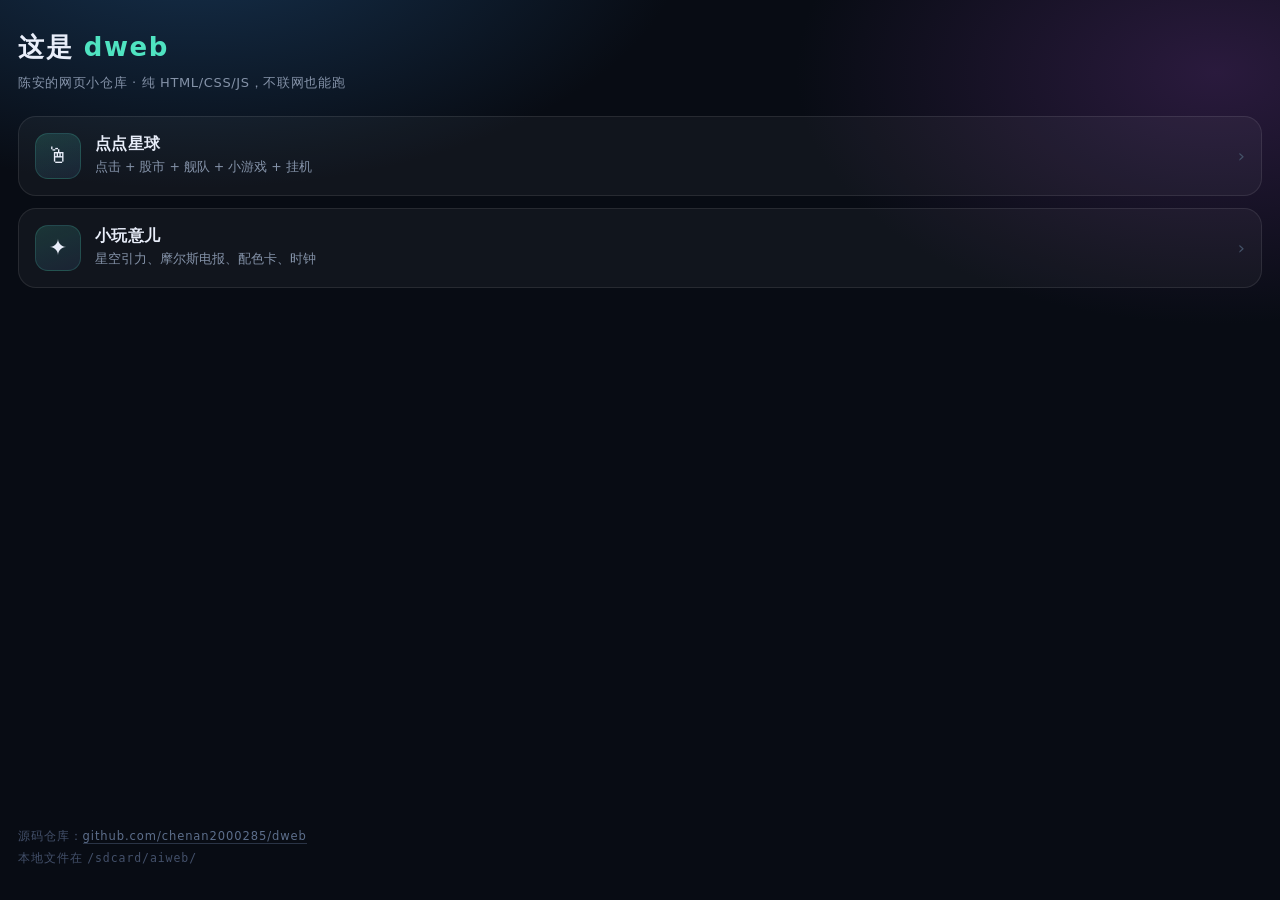
<file: index.html>
<!DOCTYPE html>
<html lang="zh-CN">
<head>
<meta charset="UTF-8">
<meta name="viewport" content="width=device-width,initial-scale=1,viewport-fit=cover">
<meta name="theme-color" content="#080c14">
<title>dweb · 陈安的网页仓库</title>
<style>
  :root{
    --bg:#080c14; --card:rgba(255,255,255,.04); --line:rgba(255,255,255,.09);
    --text:#e9eefa; --muted:#8492a8; --accent:#4fe3c1;
  }
  *{box-sizing:border-box;-webkit-tap-highlight-color:transparent}
  html,body{margin:0;min-height:100%}
  body{
    background:
      radial-gradient(800px 420px at 15% -8%,#16324f 0%,transparent 62%),
      radial-gradient(700px 420px at 95% 8%,#2a1a3d 0%,transparent 60%),
      var(--bg);
    color:var(--text);font-family:"Noto Sans SC","PingFang SC",system-ui,sans-serif;
    padding:calc(30px + env(safe-area-inset-top)) 18px calc(30px + env(safe-area-inset-bottom));
    min-height:100vh;display:flex;flex-direction:column;gap:22px
  }
  .head h1{margin:0 0 8px;font-size:26px;letter-spacing:.06em}
  .head h1 span{color:var(--accent)}
  .head p{margin:0;font-size:13px;color:var(--muted);letter-spacing:.05em;line-height:1.6}
  .grid{display:flex;flex-direction:column;gap:12px}
  a.card{
    display:flex;align-items:center;gap:14px;text-decoration:none;color:inherit;
    background:var(--card);border:1px solid var(--line);border-radius:18px;padding:16px;
    transition:transform .12s,border-color .2s,background .2s
  }
  a.card:active{transform:scale(.98);background:rgba(255,255,255,.07)}
  .ico{
    width:46px;height:46px;flex:none;border-radius:13px;display:grid;place-items:center;font-size:22px;
    background:linear-gradient(160deg,rgba(79,227,193,.16),rgba(106,168,255,.1));
    border:1px solid rgba(79,227,193,.18)
  }
  .txt{flex:1;min-width:0}
  .txt b{display:block;font-size:15.5px;font-weight:600;letter-spacing:.02em}
  .txt span{display:block;font-size:12.5px;color:var(--muted);margin-top:3px;line-height:1.5}
  .arrow{color:#445268;font-size:18px}
  .foot{margin-top:auto;font-size:11.5px;color:#43506a;letter-spacing:.08em;line-height:1.9}
  .foot a{color:#5d6f8c;text-decoration:none;border-bottom:1px solid #2a3446}
</style>
</head>
<body>
  <header class="head">
    <h1>这是 <span>dweb</span></h1>
    <p>陈安的网页小仓库 · 纯 HTML/CSS/JS，不联网也能跑</p>
  </header>

  <nav class="grid">
    <a class="card" href="clicker/">
      <div class="ico">🖱</div>
      <div class="txt"><b>点点星球</b><span>点击 + 股市 + 舰队 + 小游戏 + 挂机</span></div>
      <div class="arrow">›</div>
    </a>
    <a class="card" href="toys/">
      <div class="ico">✦</div>
      <div class="txt"><b>小玩意儿</b><span>星空引力、摩尔斯电报、配色卡、时钟</span></div>
      <div class="arrow">›</div>
    </a>
  </nav>

  <footer class="foot">
    源码仓库：<a href="https://github.com/chenan2000285/dweb">github.com/chenan2000285/dweb</a><br>
    本地文件在 <code>/sdcard/aiweb/</code>
  </footer>
</body>
</html>
</file>
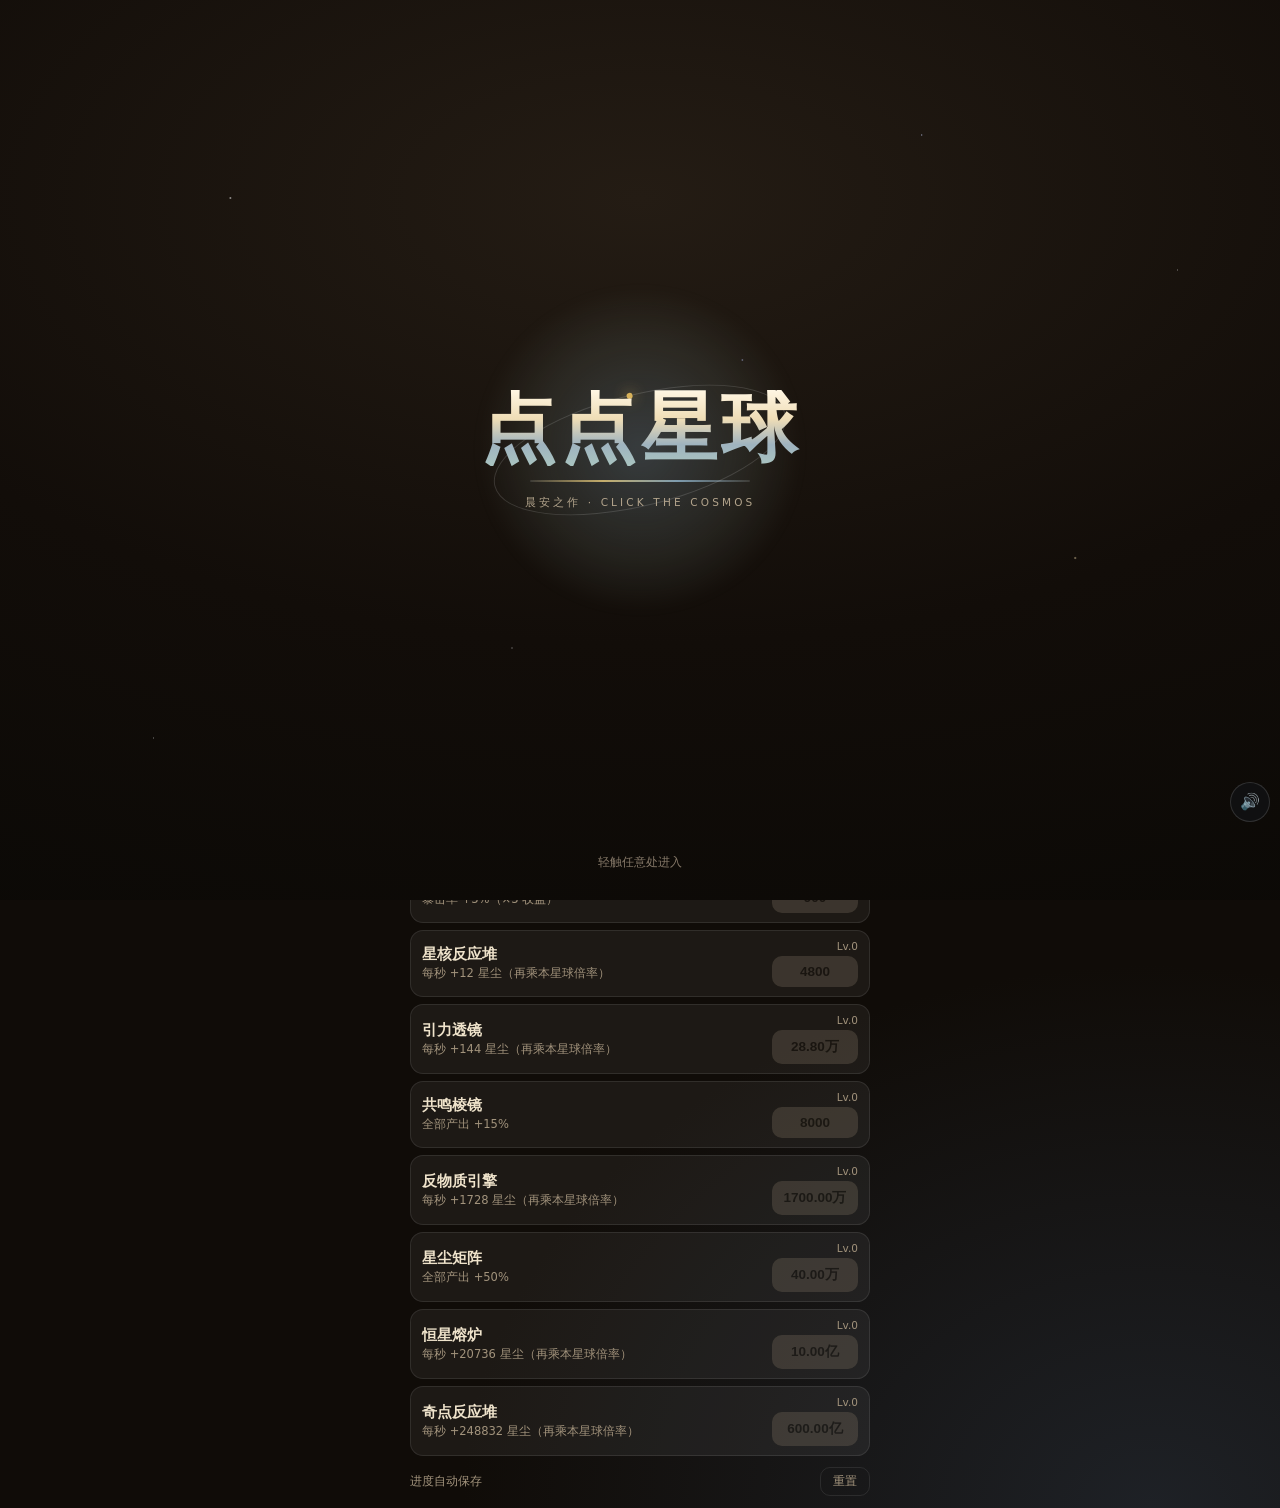
<file: clicker/index.html>
<!DOCTYPE html>
<html lang="zh-CN">
<head>
<meta charset="UTF-8">
<meta name="viewport" content="width=device-width, initial-scale=1, viewport-fit=cover">
<meta name="theme-color" content="#12100c">
<title>点点星球 · 晨安之作</title>
<link rel="stylesheet" href="style.css">
</head>
<body data-world="0" data-phase="night">

<div id="ambient" aria-hidden="true"></div>

<main class="game">

  <header class="top">
    <div class="stat">
      <span class="label">星尘</span>
      <strong id="dust">0</strong>
    </div>
    <div class="stat stat-s">
      <span class="label">每秒</span>
      <strong id="cps">0</strong>
    </div>
    <button id="help" class="icon-btn" type="button" aria-label="玩法说明">?</button>
  </header>

  <div class="rank-bar">
    <span class="rank-emoji" id="rankIcon">🌫️</span>
    <div class="rank-info">
      <span id="rankName">拾尘者</span>
      <span class="rank-next" id="rankNext">加载中…</span>
    </div>
    <div class="rep">
      <span class="label">声望</span>
      <strong id="rep">0</strong>
    </div>
  </div>

  <div class="world-bar">
    <span class="world-emoji" id="worldEmoji">🪐</span>
    <div class="world-info">
      <span id="worldName">暮紫星球</span>
      <span class="world-sub" id="worldSub">第 1 颗星球</span>
    </div>
    <div class="world-ring">
      <span id="worldPct">0/7</span>
    </div>
  </div>

  <section id="stage" class="stage">
    <canvas id="scene"></canvas>

    <div class="stage-hud left">
      <button id="wxChip" class="chip" type="button" title="天气与时间">☁️ 天气</button>
    </div>
    <div class="stage-hud right">
      <button id="timeChip" class="chip" type="button" title="当前时间">--:--</button>
    </div>

    <div id="floatLayer" class="float-layer"></div>

    <div id="petSay" class="pet-say hidden" aria-live="polite">
      <span class="pet-say-av" id="petSayAv"></span>
      <span class="pet-say-text" id="petSayText"></span>
    </div>

    <div id="combo" class="combo hidden" aria-live="polite">
      <div class="combo-main">
        <b id="comboNum">0</b>
        <span class="combo-word">连锁</span>
        <em id="comboBonus">+0%</em>
      </div>
      <i class="combo-bar"><s id="comboFill"></s></i>
    </div>

    <div class="stage-foot">
      <span id="stageNote">🐾 宠物待命中</span>
    </div>
  </section>

  <section class="reso" id="reso">
    <div class="reso-head">
      <span class="reso-title">星核共振</span>
      <span class="reso-lv" id="resoLayers">共振 0/8 层</span>
    </div>
    <div class="reso-track" id="resoBar">
      <div class="reso-zone" id="resoZone"></div>
      <div class="reso-needle" id="resoNeedle"></div>
    </div>
    <div class="reso-foot">
      <button id="resoBtn" class="reso-btn" type="button">按住蓄力，进绿区松手</button>
      <span class="reso-hint" id="resoHint"></span>
    </div>
  </section>

  <p class="hint" id="hint">点点星球，收获星尘</p>

  <nav class="tabs">
    <button class="tab active" data-tab="up" type="button">升级</button>
    <button class="tab" data-tab="asset" type="button">资产</button>
    <button class="tab" data-tab="rank" type="button">身份</button>
    <button class="tab" data-tab="stock" type="button">股市</button>
    <button class="tab" data-tab="pets" type="button">宠物</button>
    <button class="tab" data-tab="play" type="button">玩法</button>
    <button class="tab" data-tab="leader" type="button">排行</button>
  </nav>

  <section class="panel active" id="panel-up">
    <ul id="shop" class="shop-list"></ul>
  </section>

  <section class="panel" id="panel-asset">
    <p class="panel-tip">买车买房攒声望，声望和星尘都够了才能晋升身份。</p>
    <ul id="assets" class="shop-list"></ul>
  </section>

  <section class="panel" id="panel-rank">
    <h2>身份</h2>
    <ul id="ranks" class="rank-list"></ul>

    <div id="travelBox" class="travel-box hidden">
      <button id="travel" class="travel" type="button">🔭 预览下一颗星球</button>
      <p class="panel-tip" id="travelTip"></p>
    </div>

    <h2>星球图鉴</h2>
    <ul id="worlds" class="world-list"></ul>

    <h2>本星球成就 <span id="achCount" class="ach-count"></span></h2>
    <ul id="achs" class="ach-list"></ul>

    <h2>全局成就</h2>
    <ul id="gachs" class="ach-list"></ul>
  </section>

  <section class="panel" id="panel-stock">
    <div class="sys-head">
      <div><b id="stkCapital">0</b><span>持仓市值</span></div>
      <div><b id="stkMult">×1.00</b><span>资本加成</span></div>
      <div><b id="stkCash">0</b><span>股息收入</span></div>
    </div>
    <p class="panel-tip">低买高卖赚差价，持仓每 2 分钟分红一次。持仓市值（资本）会放大你所有产出，后期身份也要求它。</p>
    <ul id="stkList" class="stock-list"></ul>
    <h2>市场动态</h2>
    <ul id="stkNews" class="news-list"></ul>
  </section>

  <section class="panel" id="panel-pets">
    <div class="sys-head">
      <div><b id="petPower">0</b><span>宠物战力</span></div>
      <div><b id="petMult">×1.00</b><span>宠物加成</span></div>
      <div><b id="petDone">0</b><span>探索次数</span></div>
    </div>
    <h2>我的宠物 <span id="petCount" class="ach-count"></span></h2>
    <p class="panel-tip">每颗星球都有自己的伙伴，越往后的星球伙伴越多。摸摸和喂食都会涨亲密度，升级后战力更高。它们会说话——你发挥好的时候，它们会夸你。</p>
    <ul id="petList" class="pet-list"></ul>
    <h2>宠物探索</h2>
    <p class="panel-tip">派宠物出门，按真实时间回来，一次带回一大笔星尘，比原来的星舰远征划算得多。宠物战力越高，能去的地方越远。</p>
    <ul id="petExp" class="exp-list"></ul>
    <h2>皮肤商店</h2>
    <p class="panel-tip">每颗星球 4 款皮肤，用星尘购买；买到的皮肤穿在本星球的宠物身上，点宠物卡片上的「换肤」就能换。</p>
    <ul id="skinList" class="skin-list"></ul>
  </section>

  <section class="panel" id="panel-play">
    <div class="sys-head">
      <div><b id="miniEnergy">8/8</b><span>游玩次数</span></div>
      <div><b id="miniBadge">0</b><span>星章</span></div>
      <div><b id="miniWins">0</b><span>小游戏胜利</span></div>
    </div>
    <h2>休闲小游戏</h2>
    <p class="panel-tip">每玩一次消耗 1 次机会，8 分钟回 1 次。奖励按你当前产出结算，比单纯点击高得多；每赢 2 局得 1 枚星章，星章又加全局产出。</p>
    <ul id="miniList" class="mini-list"></ul>
    <h2>挂机</h2>
    <div class="idle-card" id="idleCard"></div>
    <div id="idleClaim"></div>
  </section>

  <section class="panel" id="panel-leader">
    <h2>星际排行</h2>
    <p class="panel-tip">分数存在服务器上，本地改成多少都不算数——下次上传会被拒收，然后回滚成服务器的真值。上传时间随你，关页面时会自动存一次。</p>
    <div id="lbSetup" class="lb-setup hidden">
      <p class="panel-tip small">第一次用：把 Supabase 的 Project URL 和 anon key 粘进来，只存在这台手机上。</p>
      <input id="lbUrl" class="lb-input lb-full" placeholder="https://xxxx.supabase.co" autocomplete="off" autocapitalize="off" spellcheck="false">
      <input id="lbKey" class="lb-input lb-full" placeholder="anon public key" autocomplete="off" autocapitalize="off" spellcheck="false">
      <button id="lbSave" class="ghost wide" type="button">保存并连接</button>
    </div>

    <div id="authBox" class="auth-box hidden">
      <input id="auName" class="lb-input lb-full" maxlength="16" placeholder="起个名字（2–16 字）" autocomplete="username" autocapitalize="off" spellcheck="false">
      <input id="auPass" class="lb-input lb-full" type="password" maxlength="64" placeholder="密码（至少 4 位）" autocomplete="current-password">
      <div class="auth-acts">
        <button id="auLogin" class="ghost" type="button">登录</button>
        <button id="auReg" class="ghost" type="button">注册</button>
      </div>
    </div>

    <div id="meBox" class="me-box hidden">
      <span class="me-name">已登录 <b id="meName"></b></span>
      <button id="lbSync" class="ghost tiny" type="button">立即上传</button>
      <button id="auOut" class="ghost tiny" type="button">退出</button>
    </div>

    <p class="panel-tip small" id="lbStatus" data-tone="idle">未配置云端</p>
    <ol id="lbList" class="lb-list"></ol>
    <button id="lbRefresh" class="ghost wide" type="button">刷新排行榜</button>

    <div id="adminBox" class="admin-box hidden">
      <h3>管理员后台</h3>
      <p class="panel-tip small">看到可疑的人就判假，他会从排行榜消失。</p>
      <div id="adminList"></div>
    </div>
  </section>

  <footer class="bottom">
    <span id="saveTip" class="tip">进度自动保存</span>
    <button id="reset" class="reset" type="button">重置</button>
  </footer>

</main>

<!-- ===== 开场 ===== -->
<div id="intro" class="intro">
  <div class="intro-glow"></div>
  <div class="intro-orbit"></div>
  <div class="intro-logo" aria-label="点点星球">
    <span style="--i:0">点</span><span style="--i:1">点</span><span style="--i:2">星</span><span style="--i:3">球</span>
  </div>
  <div class="intro-line"><i></i></div>
  <p class="intro-sub">晨安之作 · CLICK THE COSMOS</p>
  <p class="intro-skip">轻触任意处进入</p>
</div>

<!-- 新手说明 -->
<div id="guide" class="modal hidden">
  <div class="modal-box">
    <h2>欢迎来到点点星球 👋</h2>
    <ol class="guide-list">
      <li>点星球拿星尘，但<b>点击是全游戏最弱的赚钱方式</b>，只够启动。连锁、暴击、共振只是添头。</li>
      <li><b>真正的大头有三个</b>：股市（资本加成）、宠物探索（一次顶几十分钟挂机，比星舰强得多）、小游戏（一次顶两三分钟产出，还掉星章）。</li>
      <li>股市：低买高卖，持仓每 2 分钟分红；<b>市值越高，全局产出乘得越多</b>，后面几个身份直接要求市值。</li>
      <li>宠物：每颗星球都有专属伙伴（越往后越多）。摸摸、喂食升亲密度和战力，派它们去星草坡/流星旷野/幻境裂隙探索，按真实时间回来给一大笔星尘。</li>
      <li>宠物也会说话：你连击爆发、共振成功、晋升或者它探索回来时，它会冒出一句自己的话。皮肤商店里每颗星球有 4 款皮肤，用星尘买来给宠物换毛色。</li>
      <li>小游戏：3 个休闲玩法，8 分钟回一次机会（最多 8 次）；赢 2 局 1 枚星章，星章加全局产出，后期身份也要求星章。</li>
      <li>挂机：关掉页面也按离线效率生产，最多累计 12 小时；「采集核心」把效率从 55% 拉到 100%，还能买自动点击无人机。</li>
      <li>身份晋升要同时满足：累计星尘、声望、<b>共振层数</b>，后期还要<b>股票市值、宠物战力、星章</b>。四条腿缺一条都卡住。</li>
      <li>星核共振：按住蓄力，松手落在绿区 +1 层，全产出 +7%（最高 8 层），22 秒不碰会掉层。</li>
      <li>六颗星球，每颗 9 个身份、10 项升级、7 种资产。正常玩到通关大约要一整天，慢慢来。</li>
    </ol>
    <button id="guideOk" class="primary" type="button">开始游戏</button>
  </div>
</div>

<!-- 星球预览 -->
<div id="previewModal" class="modal hidden">
  <div class="modal-box preview-box">
    <canvas id="previewScene" class="preview-scene"></canvas>
    <h2 id="pvName">星球</h2>
    <p class="clear-sub" id="pvDesc"></p>
    <div class="pv-facts" id="pvFacts"></div>
    <ul class="pv-ranks" id="pvRanks"></ul>
    <div class="pv-actions">
      <button id="pvCancel" class="ghost" type="button">关闭</button>
      <button id="pvGo" class="primary" type="button">🚀 跃迁</button>
    </div>
  </div>
</div>

<!-- 天气 / 时间 -->
<div id="wxModal" class="modal hidden">
  <div class="modal-box">
    <h2>天气与时间</h2>
    <p class="panel-tip" id="wxStatus">正在获取…</p>
    <div class="wx-now" id="wxNow"></div>
    <label class="field">
      <span>天气城市</span>
      <select id="citySelect"></select>
    </label>
    <div class="wx-actions">
      <button id="wxAuto" class="ghost" type="button">📍 自动定位</button>
      <button id="wxRefresh" class="ghost" type="button">🔄 刷新</button>
    </div>
    <p class="panel-tip small">天气来自 Open-Meteo 免费接口（按手机定位或你选的城市），时间取自手机系统。没网时自动切换成模拟天气，画面仍会随小时和天气变化。</p>
    <button id="wxOk" class="primary" type="button">完成</button>
  </div>
</div>

<!-- 全剧终 -->
<div id="clear" class="modal hidden">
  <div class="modal-box clear-box">
    <div class="clear-emoji" id="clearEmoji">🏆</div>
    <h2 id="clearTitle">恭喜通关！</h2>
    <p class="clear-sub" id="clearSub"></p>
    <div class="clear-stats" id="clearStats"></div>
    <button id="clearOk" class="primary" type="button">继续玩</button>
  </div>
</div>

<!-- 小游戏 -->
<div id="miniModal" class="modal hidden">
  <div class="modal-box mini-box">
    <h2 id="miniTitle">小游戏</h2>
    <p class="panel-tip" id="miniDesc"></p>
    <div id="miniBody" class="mini-body"></div>
    <div class="mini-foot"><button id="miniClose" class="ghost" type="button">关闭</button></div>
  </div>
</div>

<div id="confetti" class="confetti"></div>
<div id="flash" class="flash"></div>
<div id="toast" class="toast"></div>

<script src="scene.js"></script>
<script src="pets.js"></script>
<script src="game.js"></script>
<script src="systems.js"></script>
<script src="fx.js"></script>
<script src="cloud.js"></script>
</body>
</html>
</file>
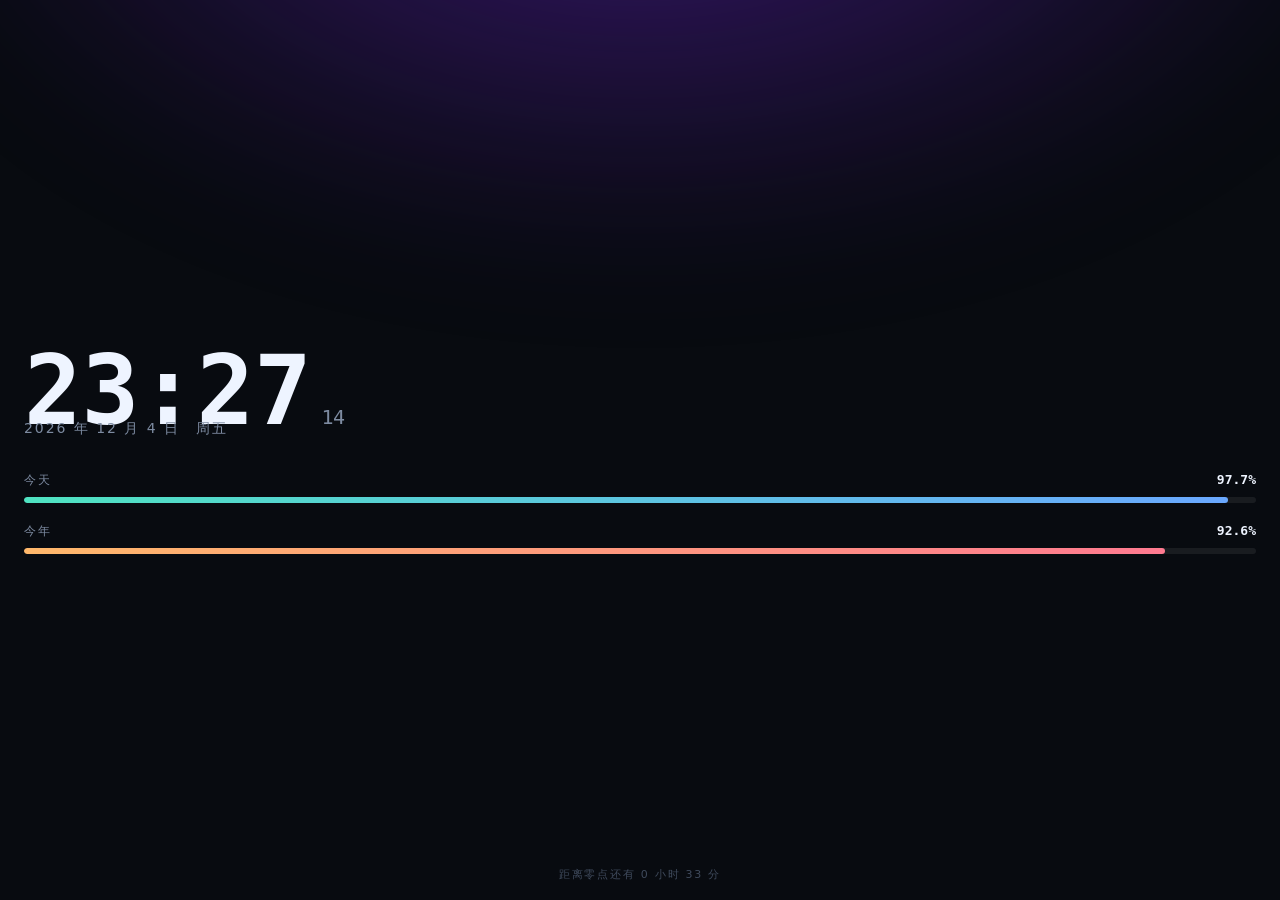
<file: toys/clock.html>
<!DOCTYPE html>
<html lang="zh-CN">
<head>
<meta charset="UTF-8">
<meta name="viewport" content="width=device-width,initial-scale=1,viewport-fit=cover">
<meta name="theme-color" content="#080b10">
<title>今天去哪了</title>
<style>
  :root{ --fg:#eef4ff; --muted:#7d8ba1; --line:rgba(255,255,255,.08); }
  *{box-sizing:border-box;-webkit-tap-highlight-color:transparent;user-select:none}
  html,body{margin:0;height:100%}
  body{
    background:#080b10;color:var(--fg);overflow:hidden;
    font-family:"Noto Sans SC","PingFang SC",system-ui,sans-serif;
    display:flex;flex-direction:column;justify-content:center;
    padding:0 24px calc(env(safe-area-inset-bottom));
    transition:background 2s ease
  }
  .glow{position:fixed;inset:-20% -20% auto;height:70%;pointer-events:none;filter:blur(70px);opacity:.55;transition:background 2s ease}
  .wrap{position:relative;z-index:1;display:flex;flex-direction:column;gap:34px}
  .clock{display:flex;align-items:baseline;gap:2px;font-family:ui-monospace,SFMono-Regular,monospace;letter-spacing:-.02em}
  .clock .h{font-size:clamp(58px,21vw,96px);font-weight:600;line-height:.95;font-variant-numeric:tabular-nums}
  .clock .s{font-size:clamp(15px,4.4vw,20px);color:var(--muted);margin-left:8px;font-variant-numeric:tabular-nums}
  .date{font-size:14px;color:var(--muted);letter-spacing:.14em;margin-top:-18px}
  .bars{display:flex;flex-direction:column;gap:20px}
  .bar .top{display:flex;justify-content:space-between;align-items:baseline;margin-bottom:8px}
  .bar .name{font-size:12px;letter-spacing:.18em;color:var(--muted)}
  .bar .val{font:600 13px ui-monospace,monospace;color:var(--fg);font-variant-numeric:tabular-nums}
  .track{height:6px;border-radius:999px;background:rgba(255,255,255,.07);overflow:hidden}
  .fill{height:100%;width:0;border-radius:999px;background:linear-gradient(90deg,#4fe3c1,#6aa8ff);transition:width .8s cubic-bezier(.2,.8,.2,1)}
  .fill.year{background:linear-gradient(90deg,#ffb86b,#ff7a90)}
  .foot{position:fixed;left:0;right:0;bottom:calc(18px + env(safe-area-inset-bottom));text-align:center;font-size:11px;color:#3f4a5c;letter-spacing:.16em}
</style>
</head>
<body>
  <div class="glow" id="glow"></div>
  <div class="wrap">
    <div>
      <div class="clock"><span class="h" id="hm">00:00</span><span class="s" id="ss">00</span></div>
      <div class="date" id="date">—</div>
    </div>
    <div class="bars">
      <div class="bar">
        <div class="top"><span class="name">今天</span><span class="val" id="dayv">0%</span></div>
        <div class="track"><div class="fill" id="dayf"></div></div>
      </div>
      <div class="bar">
        <div class="top"><span class="name">今年</span><span class="val" id="yearv">0%</span></div>
        <div class="track"><div class="fill year" id="yearf"></div></div>
      </div>
    </div>
  </div>
  <div class="foot" id="foot">—</div>
<script>
(function () {
  const hmEl = document.getElementById('hm');
  const ssEl = document.getElementById('ss');
  const dateEl = document.getElementById('date');
  const dayf = document.getElementById('dayf'), dayv = document.getElementById('dayv');
  const yearf = document.getElementById('yearf'), yearv = document.getElementById('yearv');
  const glow = document.getElementById('glow');
  const foot = document.getElementById('foot');
  const WEEK = ['周日','周一','周二','周三','周四','周五','周六'];
  const pad = n => String(n).padStart(2, '0');

  function tick() {
    const now = new Date();
    const h = now.getHours(), m = now.getMinutes(), s = now.getSeconds();
    hmEl.textContent = pad(h) + ':' + pad(m);
    ssEl.textContent = pad(s);

    const y = now.getFullYear(), mo = now.getMonth(), d = now.getDate();
    dateEl.textContent = `${y} 年 ${mo + 1} 月 ${d} 日　${WEEK[now.getDay()]}`;

    const dayP = ((h * 3600 + m * 60 + s) / 86400) * 100;
    dayf.style.width = dayP.toFixed(2) + '%';
    dayv.textContent = dayP.toFixed(1) + '%';

    const start = new Date(y, 0, 1);
    const end = new Date(y + 1, 0, 1);
    const yearP = ((now - start) / (end - start)) * 100;
    yearf.style.width = yearP.toFixed(2) + '%';
    yearv.textContent = yearP.toFixed(1) + '%';

    // 早上偏青、白天偏蓝、黄昏偏橙、夜里偏紫
    const hue = h < 5 ? 265 : h < 9 ? 180 : h < 17 ? 215 : h < 20 ? 32 : 265;
    glow.style.background = `radial-gradient(60% 100% at 50% 0%,hsl(${hue},70%,45%),transparent 70%)`;

    const left = 24 * 60 - (h * 60 + m);
    foot.textContent = left > 0 ? `距离零点还有 ${Math.floor(left / 60)} 小时 ${left % 60} 分` : '新的一天';
  }

  tick();
  setInterval(tick, 1000);
  if (navigator.setWakeLock) {}
})();
</script>
</body>
</html>
</file>
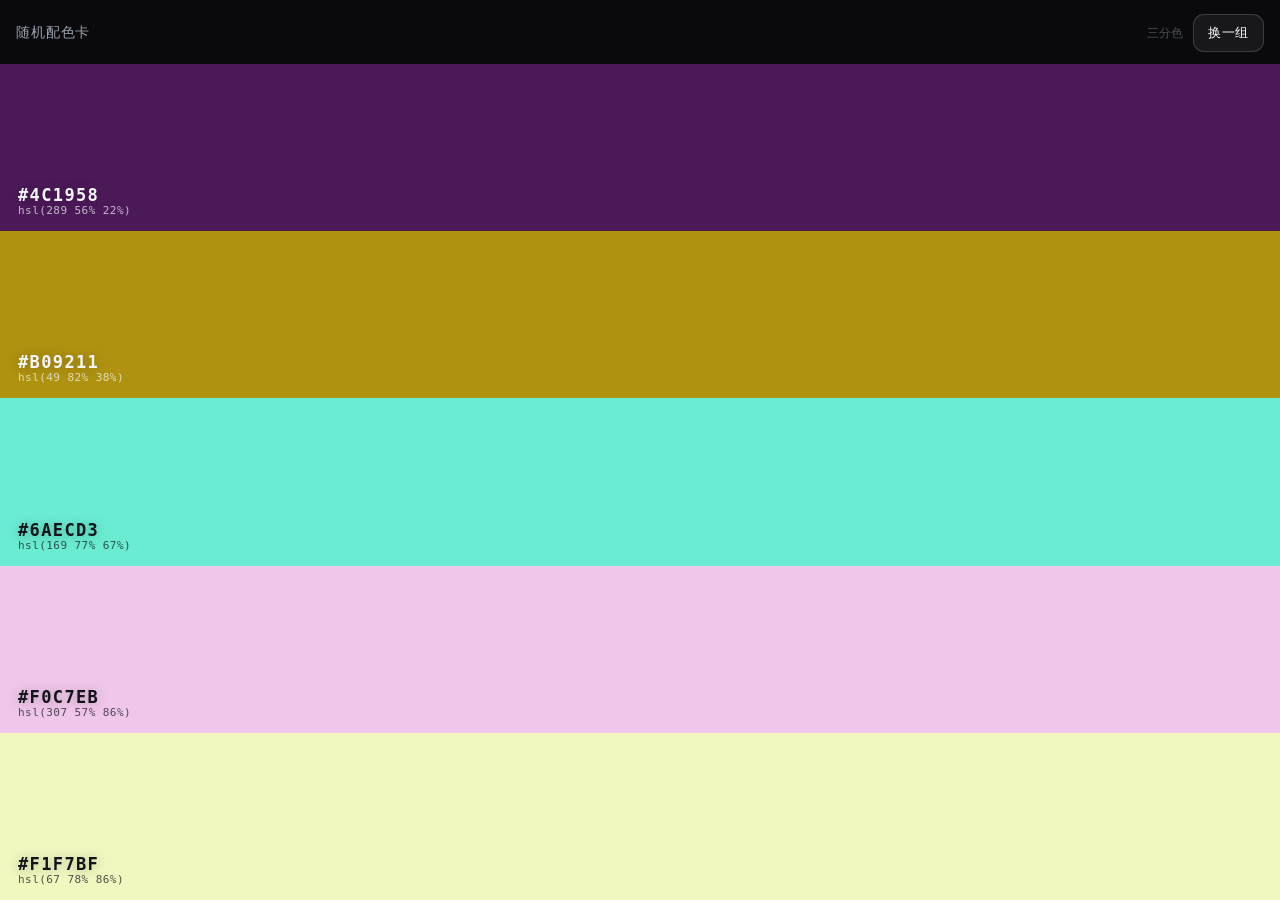
<file: toys/colors.html>
<!DOCTYPE html>
<html lang="zh-CN">
<head>
<meta charset="UTF-8">
<meta name="viewport" content="width=device-width,initial-scale=1,viewport-fit=cover">
<meta name="theme-color" content="#0a0a0c">
<title>随机配色卡</title>
<style>
  *{box-sizing:border-box;-webkit-tap-highlight-color:transparent}
  html,body{margin:0;height:100%}
  body{
    display:flex;flex-direction:column;background:#0a0a0c;color:#fff;
    font-family:"Noto Sans SC","PingFang SC",system-ui,sans-serif;
    overflow:hidden;user-select:none;
  }
  .bar{
    display:flex;align-items:center;gap:10px;padding:calc(14px + env(safe-area-inset-top)) 16px 12px;
    background:#0a0a0c;position:relative;z-index:2
  }
  .bar .t{font-size:14px;letter-spacing:.06em;color:#9aa3ad;flex:1}
  .bar .n{font:12px ui-monospace,monospace;color:#4a5158}
  button{
    border:1px solid rgba(255,255,255,.16);background:rgba(255,255,255,.06);color:#fff;
    padding:9px 14px;border-radius:11px;font:13px system-ui;letter-spacing:.04em;
    transition:transform .1s,background .15s
  }
  button:active{transform:scale(.95)}
  #stack{flex:1;display:flex;flex-direction:column;min-height:0}
  .sw{flex:1;display:flex;align-items:flex-end;justify-content:space-between;
     padding:0 18px 14px;position:relative;transition:flex-grow .35s,background .35s;cursor:pointer;overflow:hidden}
  .sw .hex{font:600 17px/1 ui-monospace,monospace;letter-spacing:.08em;text-shadow:0 1px 12px rgba(0,0,0,.28)}
  .sw .hsl{font:11px ui-monospace,monospace;opacity:.72;letter-spacing:.04em}
  .sw:active{flex-grow:1.35}
  .toast{
    position:fixed;left:50%;bottom:calc(24px + env(safe-area-inset-bottom));transform:translate(-50%,14px);
    background:rgba(10,10,12,.88);border:1px solid rgba(255,255,255,.18);padding:9px 16px;border-radius:999px;
    font-size:13px;opacity:0;transition:.25s;pointer-events:none;backdrop-filter:blur(8px);z-index:9
  }
  .toast.on{opacity:1;transform:translate(-50%,0)}
</style>
</head>
<body>
  <div class="bar">
    <div class="t">随机配色卡</div>
    <div class="n" id="scheme">—</div>
    <button id="shuffle">换一组</button>
  </div>
  <div id="stack"></div>
  <div class="toast" id="toast"></div>
<script>
(function () {
  const stack = document.getElementById('stack');
  const schemeEl = document.getElementById('scheme');
  const toastEl = document.getElementById('toast');
  const SCHEMES = ['邻近色', '互补色', '三分色', '单色渐变', '分裂互补'];
  let palette = [];

  const rnd = (a, b) => a + Math.random() * (b - a);

  function hsl2hex(h, s, l) {
    h = ((h % 360) + 360) % 360; s /= 100; l /= 100;
    const k = n => (n + h / 30) % 12;
    const a = s * Math.min(l, 1 - l);
    const f = n => l - a * Math.max(-1, Math.min(k(n) - 3, Math.min(9 - k(n), 1)));
    const to = x => Math.round(255 * x).toString(16).padStart(2, '0');
    return '#' + to(f(0)) + to(f(8)) + to(f(4));
  }

  function build() {
    const base = rnd(0, 360);
    const kind = Math.floor(Math.random() * SCHEMES.length);
    const hues = [];
    for (let i = 0; i < 5; i++) {
      if (kind === 0) hues.push(base + i * rnd(10, 22));
      else if (kind === 1) hues.push(i < 3 ? base + i * rnd(4, 10) : base + 180 + (i - 3) * 8);
      else if (kind === 2) hues.push(base + (i % 3) * 120 + (i > 2 ? 18 : 0));
      else if (kind === 3) hues.push(base + rnd(-6, 6));
      else hues.push(i < 3 ? base + i * 12 : base + 150 + (i - 3) * 14);
    }
    const lights = [rnd(18, 26), rnd(34, 42), rnd(50, 58), rnd(66, 74), rnd(82, 90)];
    palette = hues.map((h, i) => {
      const s = Math.round(rnd(52, 88));
      const l = Math.round(lights[(i + Math.floor(rnd(0, 5))) % 5]);
      return { h: Math.round(((h % 360) + 360) % 360), s, l, hex: hsl2hex(h, s, l) };
    });
    palette.sort((a, b) => a.l - b.l);
    schemeEl.textContent = SCHEMES[kind];
    render();
  }

  function render() {
    stack.innerHTML = '';
    palette.forEach(c => {
      const d = document.createElement('div');
      d.className = 'sw';
      d.style.background = c.hex;
      const dark = c.l > 62;
      d.style.color = dark ? '#12141a' : '#f4f6fa';
      d.innerHTML = `<div><div class="hex">${c.hex.toUpperCase()}</div>
        <div class="hsl">hsl(${c.h} ${c.s}% ${c.l}%)</div></div>`;
      d.addEventListener('click', () => copy(c.hex.toUpperCase()));
      stack.appendChild(d);
    });
  }

  async function copy(txt) {
    try { await navigator.clipboard.writeText(txt); }
    catch (e) {
      const ta = document.createElement('textarea');
      ta.value = txt; document.body.appendChild(ta); ta.select();
      try { document.execCommand('copy'); } catch (_) {}
      ta.remove();
    }
    toastEl.textContent = '已复制 ' + txt;
    toastEl.classList.add('on');
    clearTimeout(copy._t);
    copy._t = setTimeout(() => toastEl.classList.remove('on'), 1100);
    if (navigator.vibrate) navigator.vibrate(8);
  }

  document.getElementById('shuffle').onclick = build;
  addEventListener('keydown', e => { if (e.key === ' ' || e.key === 'Enter') { e.preventDefault(); build(); } });
  build();
})();
</script>
</body>
</html>
</file>
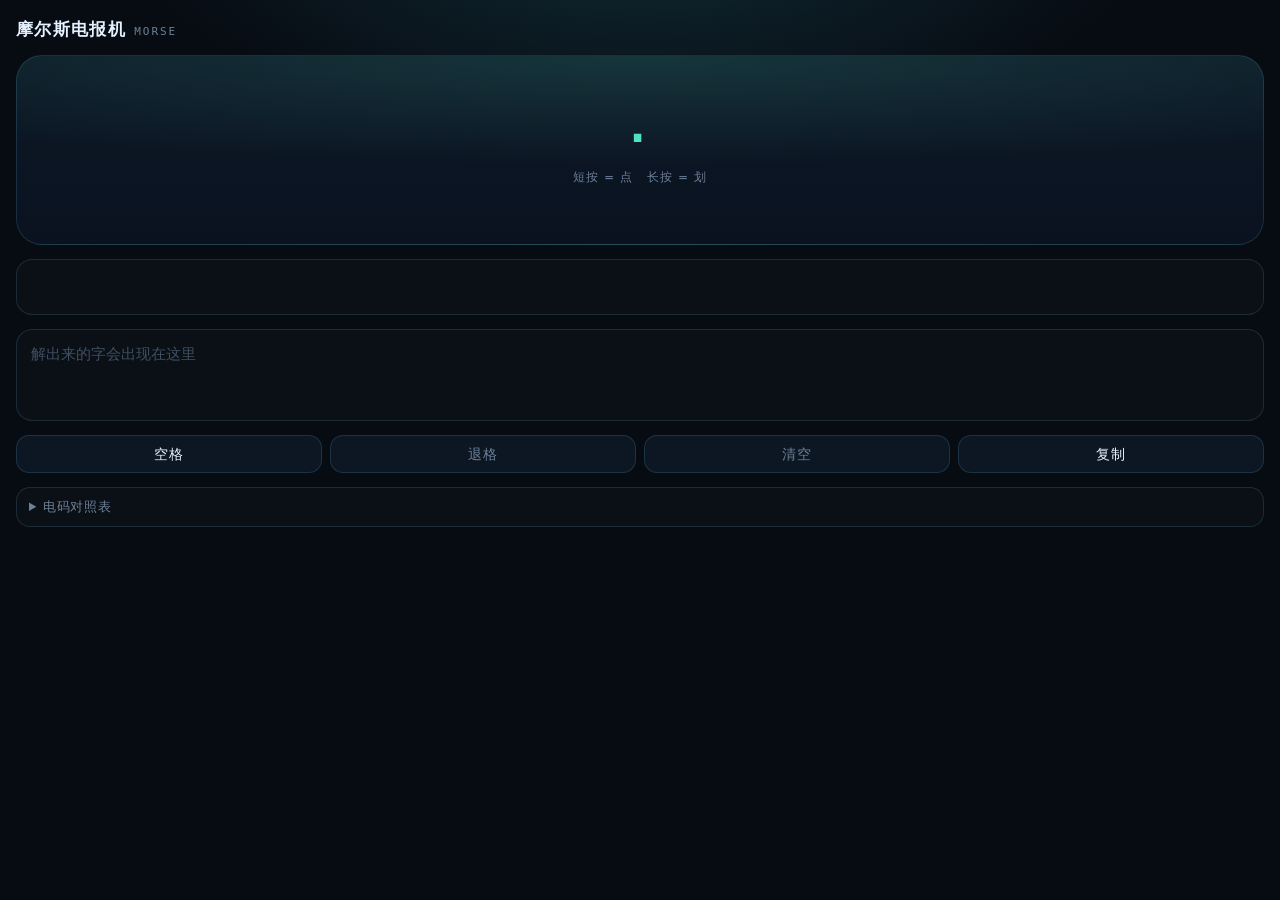
<file: toys/dianbao.html>
<!DOCTYPE html>
<html lang="zh-CN">
<head>
<meta charset="UTF-8">
<meta name="viewport" content="width=device-width,initial-scale=1,viewport-fit=cover">
<meta name="theme-color" content="#070b12">
<title>摩尔斯电报机</title>
<style>
  :root{
    --bg:#070b12; --panel:#0e1622; --line:rgba(120,220,255,.14);
    --text:#e6f1ff; --muted:#6c8098; --accent:#4fe3c1; --accent2:#6aa8ff;
  }
  *{box-sizing:border-box;-webkit-tap-highlight-color:transparent}
  html,body{margin:0;min-height:100%}
  body{
    background:radial-gradient(900px 500px at 50% -15%,#12303a 0%,var(--bg) 60%),var(--bg);
    color:var(--text);
    font-family:"Noto Sans SC","PingFang SC",system-ui,sans-serif;
    padding:calc(18px + env(safe-area-inset-top)) 16px calc(24px + env(safe-area-inset-bottom));
    display:flex;flex-direction:column;gap:14px;touch-action:manipulation;user-select:none;
  }
  .head{display:flex;align-items:baseline;gap:8px}
  .head h1{font-size:17px;margin:0;letter-spacing:.08em;font-weight:600}
  .head span{font-size:11px;color:var(--muted);letter-spacing:.18em;font-family:ui-monospace,monospace}
  .pad{
    flex:1;min-height:190px;border-radius:26px;border:1px solid var(--line);
    background:
      radial-gradient(120% 90% at 50% 0%,rgba(79,227,193,.14),transparent 65%),
      linear-gradient(180deg,#0d1926,#0a1220);
    display:flex;flex-direction:column;align-items:center;justify-content:center;gap:6px;
    transition:transform .12s,border-color .12s,box-shadow .12s;cursor:pointer;position:relative;overflow:hidden
  }
  .pad.press{transform:scale(.985);border-color:rgba(79,227,193,.55);box-shadow:0 0 0 4px rgba(79,227,193,.08) inset,0 0 40px rgba(79,227,193,.18)}
  .pad .big{font:600 46px/1 ui-monospace,monospace;color:var(--accent);letter-spacing:.1em;min-height:48px}
  .pad .hint{font-size:12px;color:var(--muted);letter-spacing:.1em}
  .pad .ripple{position:absolute;inset:0;pointer-events:none}
  .stream{
    border:1px solid var(--line);border-radius:16px;padding:12px 14px;min-height:56px;
    font:600 22px/1.5 ui-monospace,monospace;letter-spacing:.28em;color:var(--accent2);
    word-break:break-all;background:rgba(255,255,255,.02)
  }
  .stream .cur{color:var(--accent);text-shadow:0 0 14px rgba(79,227,193,.55)}
  .out{
    border:1px solid var(--line);border-radius:16px;padding:12px 14px;min-height:92px;
    font:15px/1.7 ui-monospace,monospace;color:var(--text);word-break:break-all;
    background:rgba(255,255,255,.02)
  }
  .out .ph{color:#3f4f63}
  .row{display:flex;gap:8px;flex-wrap:wrap}
  button{
    flex:1;min-width:64px;padding:11px 8px;border-radius:13px;border:1px solid var(--line);
    background:#0d1724;color:var(--text);font:14px/1 system-ui;letter-spacing:.05em;
    transition:transform .1s,background .15s
  }
  button:active{transform:scale(.96);background:#132437}
  button.ghost{color:var(--muted)}
  details{border:1px solid var(--line);border-radius:14px;padding:10px 12px;background:rgba(255,255,255,.02)}
  summary{font-size:13px;color:var(--muted);cursor:pointer;letter-spacing:.06em}
  table{width:100%;border-collapse:collapse;margin-top:8px;font:12px/1.5 ui-monospace,monospace;color:#a9bdd4}
  td{padding:3px 2px;border-bottom:1px dashed rgba(255,255,255,.05)}
  td.k{color:var(--accent);width:34px}
  .toast{
    position:fixed;left:50%;bottom:calc(28px + env(safe-area-inset-bottom));transform:translate(-50%,16px);
    background:#12222f;border:1px solid var(--line);color:var(--accent);padding:9px 16px;border-radius:999px;
    font-size:13px;opacity:0;transition:.25s;pointer-events:none
  }
  .toast.on{opacity:1;transform:translate(-50%,0)}
</style>
</head>
<body>
  <div class="head"><h1>摩尔斯电报机</h1><span>MORSE</span></div>

  <div class="pad" id="pad">
    <div class="big" id="big">·</div>
    <div class="hint" id="hint">短按 = 点　长按 = 划</div>
  </div>

  <div class="stream" id="stream"></div>
  <div class="out" id="out"></div>

  <div class="row">
    <button id="space">空格</button>
    <button id="back" class="ghost">退格</button>
    <button id="clear" class="ghost">清空</button>
    <button id="copy">复制</button>
  </div>

  <details>
    <summary>电码对照表</summary>
    <table id="table"></table>
  </details>
  <div class="toast" id="toast"></div>

<script>
(function () {
  const CODE = {
    A:'.-', B:'-...', C:'-.-.', D:'-..', E:'.', F:'..-.', G:'--.', H:'....',
    I:'..', J:'.---', K:'-.-', L:'.-..', M:'--', N:'-.', O:'---', P:'.--.',
    Q:'--.-', R:'.-.', S:'...', T:'-', U:'..-', V:'...-', W:'.--', X:'-..-',
    Y:'-.--', Z:'--..',
    '0':'-----','1':'.----','2':'..---','3':'...--','4':'....-',
    '5':'.....','6':'-....','7':'--...','8':'---..','9':'----.',
    '.':'.-.-.-', ',':'--..--', '?':'..--..', '/':'-..-.', '!':'-.-.--'
  };
  const REV = {};
  for (const k in CODE) REV[CODE[k]] = k;
  const SHOW = s => s.replace(/\./g, '·').replace(/-/g, '−');

  const pad = document.getElementById('pad');
  const big = document.getElementById('big');
  const hint = document.getElementById('hint');
  const stream = document.getElementById('stream');
  const out = document.getElementById('out');
  const toastEl = document.getElementById('toast');

  let syms = '';          // 当前字母的 .-
  let text = '';          // 已解出的文本
  let pressAt = 0;
  let letterTimer = 0, wordTimer = 0;
  let tipped = false;

  function buzz(ms) { if (navigator.vibrate) navigator.vibrate(ms); }

  function render() {
    stream.innerHTML = SHOW(syms) + (syms ? '<span class="cur">│</span>' : '');
    out.innerHTML = text ? escapeHtml(text) : '<span class="ph">解出来的字会出现在这里</span>';
  }
  function escapeHtml(s) {
    return s.replace(/[&<>"]/g, c => ({ '&': '&amp;', '<': '&lt;', '>': '&gt;', '"': '&quot;' }[c]));
  }

  function commitLetter() {
    if (!syms) return;
    const ch = REV[syms];
    text += ch || '?';
    syms = '';
    render();
  }
  function commitWord() {
    commitLetter();
    if (text && !text.endsWith(' ')) { text += ' '; render(); }
  }

  function schedule() {
    clearTimeout(letterTimer); clearTimeout(wordTimer);
    letterTimer = setTimeout(commitLetter, 700);
    wordTimer = setTimeout(commitWord, 2300);
  }

  function toast(msg) {
    toastEl.textContent = msg;
    toastEl.classList.add('on');
    clearTimeout(toast._t);
    toast._t = setTimeout(() => toastEl.classList.remove('on'), 1200);
  }

  pad.addEventListener('pointerdown', e => {
    e.preventDefault();
    pressAt = performance.now();
    pad.classList.add('press');
    buzz(12);
    if (!tipped) { tipped = true; hint.textContent = '松手即出码'; }
  });

  function release(e) {
    if (!pressAt) return;
    const dur = performance.now() - pressAt;
    pressAt = 0;
    pad.classList.remove('press');
    const isDash = dur >= 180;
    syms += isDash ? '-' : '.';
    big.textContent = isDash ? '−' : '·';
    buzz(isDash ? 26 : 10);
    render();
    schedule();
  }
  pad.addEventListener('pointerup', release);
  pad.addEventListener('pointercancel', release);

  document.getElementById('space').onclick = () => { commitWord(); schedule(); };
  document.getElementById('back').onclick = () => {
    if (syms) { syms = syms.slice(0, -1); }
    else { text = text.slice(0, -1); }
    render();
  };
  document.getElementById('clear').onclick = () => {
    syms = ''; text = ''; render();
    big.textContent = '·'; toast('已清空');
  };
  document.getElementById('copy').onclick = async () => {
    commitLetter();
    const v = text.trim();
    if (!v) { toast('还没有内容'); return; }
    try { await navigator.clipboard.writeText(v); toast('已复制'); }
    catch (err) {
      const ta = document.createElement('textarea');
      ta.value = v; document.body.appendChild(ta); ta.select();
      document.execCommand('copy'); ta.remove(); toast('已复制');
    }
  };

  // 对照表
  let html = '', i = 0;
  for (const k in CODE) {
    if (i % 3 === 0) html += '<tr>';
    html += `<td class="k">${k}</td><td>${SHOW(CODE[k])}</td>`;
    i++;
    if (i % 3 === 0) html += '</tr>';
  }
  if (i % 3) html += '</tr>';
  document.getElementById('table').innerHTML = html;

  // 键盘也给个支持
  addEventListener('keydown', e => {
    if (e.key === '.') { syms += '.'; render(); schedule(); }
    else if (e.key === '-') { syms += '-'; render(); schedule(); }
    else if (e.key === ' ') { e.preventDefault(); commitWord(); }
    else if (e.key === 'Backspace') { e.preventDefault(); syms ? syms = syms.slice(0, -1) : text = text.slice(0, -1); render(); }
  });

  render();
})();
</script>
</body>
</html>
</file>
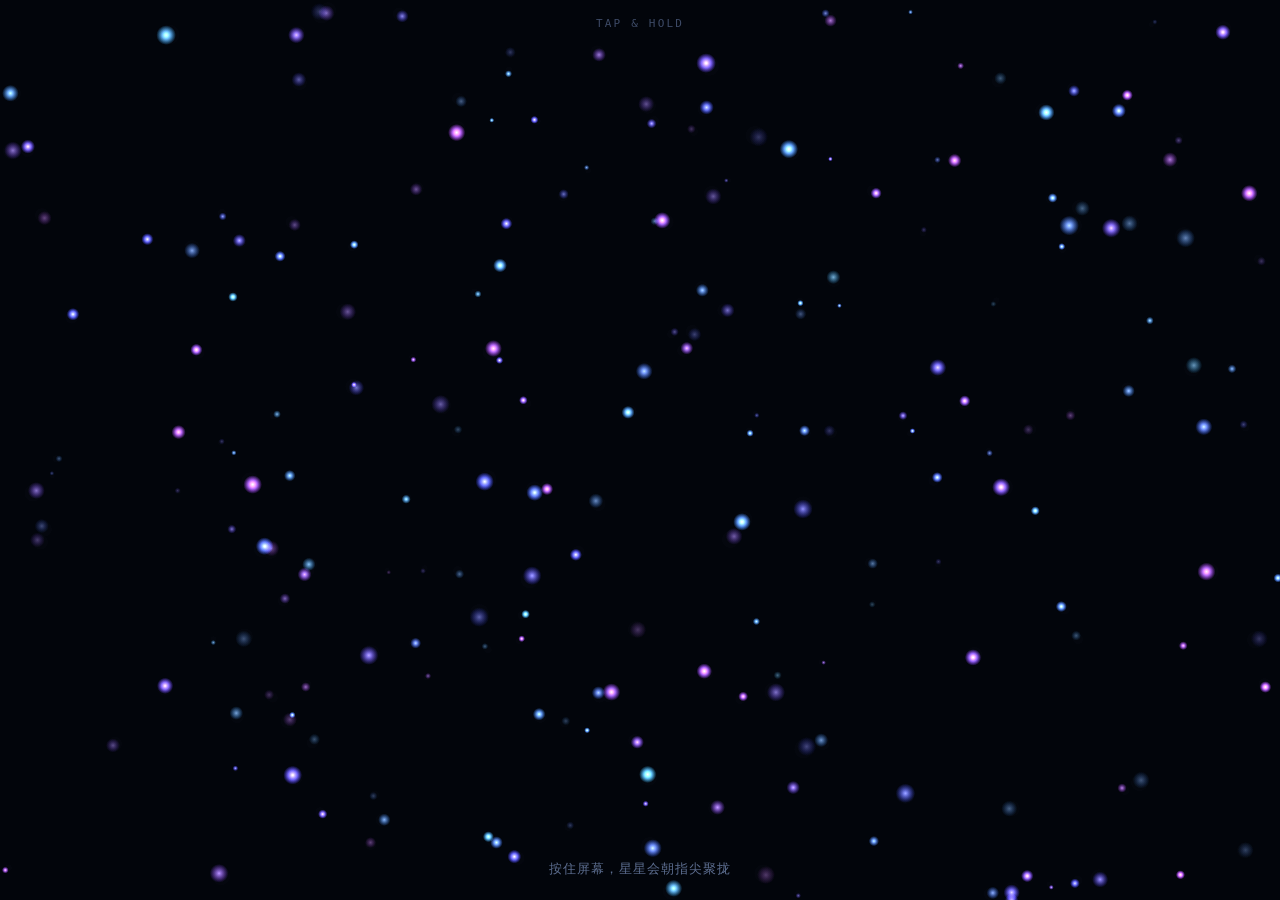
<file: toys/starfield.html>
<!DOCTYPE html>
<html lang="zh-CN">
<head>
<meta charset="UTF-8">
<meta name="viewport" content="width=device-width,initial-scale=1,viewport-fit=cover">
<meta name="theme-color" content="#05070f">
<title>星空 · 指尖引力</title>
<style>
  html,body{margin:0;height:100%;background:#05070f;overflow:hidden;touch-action:none}
  canvas{display:block;width:100%;height:100%}
  .tip{
    position:fixed;left:0;right:0;bottom:calc(20px + env(safe-area-inset-bottom));
    text-align:center;color:#5c6d8f;font:13px/1.6 system-ui,sans-serif;
    letter-spacing:.08em;pointer-events:none;transition:opacity 1.2s;user-select:none
  }
  .hud{
    position:fixed;top:calc(16px + env(safe-area-inset-top));left:0;right:0;
    text-align:center;color:#3d4a66;font:11px/1.4 ui-monospace,monospace;
    letter-spacing:.2em;pointer-events:none;user-select:none
  }
</style>
</head>
<body>
<canvas id="c"></canvas>
<div class="hud" id="hud">TAP &amp; HOLD</div>
<div class="tip" id="tip">按住屏幕，星星会朝指尖聚拢</div>
<script>
(function () {
  const cv = document.getElementById('c');
  const ctx = cv.getContext('2d');
  const tip = document.getElementById('tip');
  const hud = document.getElementById('hud');
  let W = 0, H = 0, dpr = 1;
  let stars = [];
  let pointer = { x: 0, y: 0, down: false, active: false };
  let swirled = false;

  function resize() {
    dpr = Math.min(window.devicePixelRatio || 1, 2.5);
    W = cv.clientWidth; H = cv.clientHeight;
    cv.width = Math.round(W * dpr);
    cv.height = Math.round(H * dpr);
    ctx.setTransform(dpr, 0, 0, dpr, 0, 0);
    const target = Math.min(220, Math.round(W * H / 4200));
    while (stars.length < target) stars.push(makeStar());
    stars.length = target;
  }

  function makeStar(x, y) {
    return {
      x: x === undefined ? Math.random() * W : x,
      y: y === undefined ? Math.random() * H : y,
      vx: (Math.random() - 0.5) * 0.22,
      vy: (Math.random() - 0.5) * 0.22,
      r: 0.5 + Math.random() * 1.7,
      hue: 200 + Math.random() * 80,
      tw: Math.random() * Math.PI * 2
    };
  }

  function step() {
    ctx.globalCompositeOperation = 'source-over';
    ctx.fillStyle = 'rgba(5,7,15,0.32)';
    ctx.fillRect(0, 0, W, H);
    ctx.globalCompositeOperation = 'lighter';

    for (const s of stars) {
      if (pointer.active) {
        const dx = pointer.x - s.x, dy = pointer.y - s.y;
        const d2 = dx * dx + dy * dy;
        const d = Math.sqrt(d2) || 1;
        const force = pointer.down ? 2600 / (d2 + 900) : -900 / (d2 + 900);
        s.vx += (dx / d) * force * 0.6;
        s.vy += (dy / d) * force * 0.6;
        // 切向扰动，形成漩涡感
        s.vx += (-dy / d) * force * 0.35;
        s.vy += (dx / d) * force * 0.35;
      }
      s.vx *= 0.982; s.vy *= 0.982;
      s.x += s.vx; s.y += s.vy;
      s.tw += 0.02 + s.r * 0.01;

      if (s.x < -20) s.x = W + 20; else if (s.x > W + 20) s.x = -20;
      if (s.y < -20) s.y = H + 20; else if (s.y > H + 20) s.y = -20;

      const a = 0.35 + Math.sin(s.tw) * 0.25;
      const g = ctx.createRadialGradient(s.x, s.y, 0, s.x, s.y, s.r * 4.5);
      g.addColorStop(0, `hsla(${s.hue},95%,78%,${a})`);
      g.addColorStop(1, `hsla(${s.hue},95%,60%,0)`);
      ctx.fillStyle = g;
      ctx.beginPath();
      ctx.arc(s.x, s.y, s.r * 4.5, 0, Math.PI * 2);
      ctx.fill();
    }
    requestAnimationFrame(step);
  }

  function pos(e) {
    const t = e.touches ? e.touches[0] : e;
    pointer.x = t.clientX; pointer.y = t.clientY;
  }

  cv.addEventListener('pointerdown', e => {
    pointer.active = true; pointer.down = true; pos(e);
    if (!swirled) {
      swirled = true;
      tip.style.opacity = '0';
      hud.textContent = 'DRAG TO SWIRL';
      setTimeout(() => { hud.textContent = ''; }, 1800);
    }
  });
  cv.addEventListener('pointermove', e => { pointer.active = true; pos(e); });
  const up = () => { pointer.down = false; };
  cv.addEventListener('pointerup', up);
  cv.addEventListener('pointercancel', up);
  cv.addEventListener('pointerleave', () => { pointer.active = false; pointer.down = false; });

  addEventListener('resize', resize);
  resize();
  requestAnimationFrame(step);
})();
</script>
</body>
</html>
</file>
<file: clicker/style.css>
/* ============================================================
   点点星球 v4
   1 主题变量  2 布局  3 顶部/身份/星球条  4 星球舞台  5 标签与列表
   6 图鉴与预览  7 天气面板  8 弹窗  9 开场  10 动画
   ============================================================ */

:root { --gold: #d8b25a; }

* { box-sizing: border-box; -webkit-tap-highlight-color: transparent; }
.hidden { display: none !important; }

html, body { margin: 0; min-height: 100%; }

body {
  --bg1: #241c14;
  --bg2: #1e2126;
  --acc: #7e9cb0;
  --acc2: #b9cbd6;
  --acc-soft: rgba(126, 156, 176, .20);
  --glow: rgba(126, 156, 176, .30);

  background:
    radial-gradient(120% 80% at 50% 0%, var(--bg1) 0%, transparent 55%),
    radial-gradient(90% 60% at 90% 100%, var(--bg2) 0%, transparent 60%),
    #100c08;
  color: #efe3cb;
  font-family: system-ui, -apple-system, "PingFang SC", "Microsoft YaHei", sans-serif;
  padding: calc(12px + env(safe-area-inset-top)) 12px
           calc(12px + env(safe-area-inset-bottom));
  display: flex;
  justify-content: center;
  transition: background .5s ease;
  overflow-x: hidden;
}

/* 第二颗：烈焰 */
body[data-world="1"] {
  --bg1: #2a150c; --bg2: #201008;
  --acc: #c07a4b; --acc2: #e6c6a2;
  --acc-soft: rgba(192, 122, 75, .20);
  --glow: rgba(192, 122, 75, .30);
}

/* 第三颗：霜蓝 */
body[data-world="2"] {
  --bg1: #16232b; --bg2: #172622;
  --acc: #8fa9a3; --acc2: #d2dfd8;
  --acc-soft: rgba(143, 169, 163, .20);
  --glow: rgba(143, 169, 163, .28);
}

/* 第四颗：翡翠 */
body[data-world="3"] {
  --bg1: #1c2413; --bg2: #1c2413;
  --acc: #8a9a5b; --acc2: #cbd6a9;
  --acc-soft: rgba(138, 154, 91, .20);
  --glow: rgba(138, 154, 91, .28);
}


/* 第五颗：量子 */
body[data-world="4"] {
  --bg1: #0b1f24; --bg2: #07161a;
  --acc: #58c8d8; --acc2: #c9f6ff;
  --acc-soft: rgba(88, 200, 216, .20);
  --glow: rgba(88, 200, 216, .30);
}

/* 第六颗：虚空 */
body[data-world="5"] {
  --bg1: #140f22; --bg2: #0a0714;
  --acc: #a98ce0; --acc2: #d9c9ff;
  --acc-soft: rgba(169, 140, 224, .20);
  --glow: rgba(169, 140, 224, .32);
}

/* ===== 时段氛围光（跟着手机时间） ===== */
#ambient {
  position: fixed;
  inset: 0;
  z-index: 0;
  pointer-events: none;
  transition: background .8s ease;
}

.game {
  position: relative;
  z-index: 1;
  width: 100%;
  max-width: 460px;
  display: flex;
  flex-direction: column;
  gap: 9px;
}

/* ===== 顶部 ===== */
.top { display: flex; align-items: stretch; gap: 9px; }

.stat {
  flex: 1;
  background: rgba(255, 255, 255, .055);
  border: 1px solid rgba(255, 255, 255, .09);
  border-radius: 15px;
  padding: 9px 13px;
  display: flex;
  flex-direction: column;
  gap: 2px;
}

.stat-s { flex: 0 0 88px; }

.label { font-size: 11px; color: #a2937c; letter-spacing: .06em; }

.stat strong {
  font-size: 24px;
  font-variant-numeric: tabular-nums;
  line-height: 1.12;
}

.stat-s strong { font-size: 17px; color: var(--gold); }

.icon-btn {
  flex: 0 0 44px;
  border: 1px solid rgba(255, 255, 255, .09);
  background: rgba(255, 255, 255, .055);
  color: #a2937c;
  border-radius: 15px;
  font-size: 17px;
  font-weight: 700;
  cursor: pointer;
}

/* ===== 身份条 ===== */
.rank-bar {
  display: flex;
  align-items: center;
  gap: 9px;
  background: rgba(255, 255, 255, .055);
  border: 1px solid rgba(255, 255, 255, .09);
  border-radius: 13px;
  padding: 8px 11px;
}

.rank-emoji { font-size: 20px; }

.rank-info {
  flex: 1;
  min-width: 0;
  display: flex;
  flex-direction: column;
  gap: 2px;
}

#rankName { font-size: 13.5px; font-weight: 600; }

.rank-next {
  font-size: 10.5px;
  color: #a2937c;
  white-space: nowrap;
  overflow: hidden;
  text-overflow: ellipsis;
}

.rep { display: flex; flex-direction: column; align-items: flex-end; }

.rep strong {
  font-size: 17px;
  color: var(--gold);
  font-variant-numeric: tabular-nums;
}

/* ===== 星球条 ===== */
.world-bar {
  display: flex;
  align-items: center;
  gap: 9px;
  padding: 7px 11px;
  border-radius: 12px;
  background: var(--acc-soft);
  border: 1px solid rgba(255, 255, 255, .07);
}

.world-emoji { font-size: 17px; }

.world-info {
  flex: 1;
  min-width: 0;
  display: flex;
  flex-direction: column;
}

#worldName { font-size: 12.5px; font-weight: 600; }

.world-sub { font-size: 10px; color: #b3a48c; }

.world-ring {
  font-size: 11.5px;
  font-variant-numeric: tabular-nums;
  color: var(--acc2);
  border: 1px solid var(--acc-soft);
  border-radius: 999px;
  padding: 2px 8px;
}

/* ===== 星球舞台 ===== */
.stage {
  position: relative;
  width: 100%;
  height: clamp(210px, 38vh, 290px);
  border-radius: 18px;
  overflow: hidden;
  background: #0c0a08;
  border: 1px solid rgba(255, 255, 255, .07);
  box-shadow: 0 10px 36px rgba(0, 0, 0, .38), inset 0 0 46px rgba(0, 0, 0, .5);
  cursor: pointer;
  touch-action: manipulation;
  user-select: none;
  transition: filter .2s ease;
}

.stage.blocked { filter: grayscale(.5) brightness(.82); }

#scene {
  position: absolute;
  inset: 0;
  width: 100%;
  height: 100%;
  display: block;
}

.stage-hud {
  position: absolute;
  top: 8px;
  z-index: 3;
  display: flex;
  gap: 6px;
}

.stage-hud.left { left: 8px; }
.stage-hud.right { right: 8px; }

.chip {
  border: 1px solid rgba(255, 255, 255, .13);
  background: rgba(20, 16, 12, .55);
  backdrop-filter: blur(6px);
  -webkit-backdrop-filter: blur(6px);
  color: #e4d8c1;
  font-size: 11px;
  line-height: 1.25;
  padding: 5px 9px;
  border-radius: 999px;
  cursor: pointer;
  font-variant-numeric: tabular-nums;
  transition: transform .08s ease;
}

.chip:active { transform: scale(.95); }

.stage-foot {
  position: absolute;
  left: 10px;
  right: 10px;
  bottom: 8px;
  display: flex;
  justify-content: center;
  pointer-events: none;
  z-index: 2;
}

#stageNote {
  font-size: 10.5px;
  color: #c4b69e;
  background: rgba(18, 14, 10, .45);
  border: 1px solid rgba(255, 255, 255, .07);
  border-radius: 999px;
  padding: 3px 10px;
  backdrop-filter: blur(4px);
  -webkit-backdrop-filter: blur(4px);
  max-width: 100%;
  white-space: nowrap;
  overflow: hidden;
  text-overflow: ellipsis;
}

/* 点击飘字 */
.float-layer {
  position: absolute;
  inset: 0;
  overflow: hidden;
  pointer-events: none;
  z-index: 4;
}

.float {
  position: absolute;
  transform: translate(-50%, -50%);
  font-size: 19px;
  font-weight: 700;
  color: #e9ddc6;
  text-shadow: 0 2px 10px rgba(0, 0, 0, .75);
  animation: floatUp .92s ease-out forwards;
  white-space: nowrap;
}

.float.crit {
  color: var(--gold);
  font-size: 24px;
  text-shadow: 0 0 16px rgba(216, 178, 90, .55), 0 2px 10px rgba(0, 0, 0, .7);
}

.float.ship {
  font-size: 14px;
  color: #c2cfa5;
  font-weight: 600;
  text-shadow: 0 0 12px rgba(168, 184, 123, .38), 0 2px 8px rgba(0, 0, 0, .6);
}

.hint {
  margin: 0;
  text-align: center;
  font-size: 12.5px;
  color: #a2937c;
}

/* ===== 标签页 ===== */
.tabs {
  display: flex;
  gap: 5px;
  background: rgba(255, 255, 255, .04);
  padding: 4px;
  border-radius: 13px;
}

.tab {
  flex: 1;
  border: 0;
  background: transparent;
  color: #a2937c;
  padding: 8px;
  border-radius: 10px;
  font-size: 13.5px;
  cursor: pointer;
  transition: background .2s ease, color .2s ease;
}

.tab.active {
  background: var(--acc-soft);
  color: #efe3cb;
  font-weight: 600;
}

.panel { display: none; flex-direction: column; gap: 8px; }
.panel.active { display: flex; }

.panel-tip {
  margin: 0;
  font-size: 12px;
  color: #a2937c;
  line-height: 1.6;
}

.panel-tip.small { font-size: 11px; line-height: 1.65; margin-top: 10px; }

/* ===== 列表 ===== */
.shop-list, .rank-list, .ach-list {
  list-style: none;
  margin: 0;
  padding: 0;
  display: flex;
  flex-direction: column;
  gap: 7px;
}

.panel h2 {
  margin: 4px 0 0;
  font-size: 12.5px;
  font-weight: 600;
  color: #a2937c;
  letter-spacing: .08em;
}

.item {
  display: flex;
  align-items: center;
  gap: 10px;
  background: rgba(255, 255, 255, .055);
  border: 1px solid rgba(255, 255, 255, .09);
  border-radius: 13px;
  padding: 9px 11px;
}

.item-main { flex: 1; min-width: 0; }
.item-name { font-size: 14.5px; font-weight: 600; }

.item-desc {
  font-size: 11.5px;
  color: #a2937c;
  margin-top: 2px;
}

.item-side {
  display: flex;
  flex-direction: column;
  align-items: flex-end;
  gap: 4px;
}

.item-lv {
  font-size: 10.5px;
  color: #a2937c;
  font-variant-numeric: tabular-nums;
}

.buy {
  min-width: 86px;
  border: 0;
  border-radius: 10px;
  padding: 8px 10px;
  font-size: 13.5px;
  font-weight: 700;
  font-variant-numeric: tabular-nums;
  color: #1a130d;
  background: linear-gradient(180deg, var(--acc2), var(--acc));
  cursor: pointer;
  transition: transform .08s ease, opacity .15s ease;
}

.buy:active { transform: scale(.96); }

.buy:disabled {
  opacity: .32;
  cursor: default;
  background: #7e7260;
  color: #151009;
}

.buy.rep-buy {
  background: linear-gradient(180deg, #e0c48a, #c9a227);
  min-width: 90px;
}

/* ===== 身份 ===== */
.rank-item {
  display: flex;
  align-items: center;
  gap: 10px;
  padding: 9px 11px;
  border-radius: 13px;
  border: 1px solid rgba(255, 255, 255, .09);
  background: rgba(255, 255, 255, .055);
  opacity: .5;
}

.rank-item.done { opacity: 1; border-color: var(--acc-soft); }

.rank-item.now {
  opacity: 1;
  border-color: rgba(216, 178, 90, .55);
  box-shadow: 0 0 0 1px rgba(216, 178, 90, .18);
}

.rank-name { font-size: 13.5px; font-weight: 600; }

.rank-req {
  font-size: 10.5px;
  color: #a2937c;
  font-variant-numeric: tabular-nums;
  margin-top: 2px;
}

.rank-badge {
  margin-left: auto;
  font-size: 10.5px;
  color: var(--gold);
  white-space: nowrap;
}

/* ===== 跃迁 ===== */
.travel-box {
  display: flex;
  flex-direction: column;
  gap: 6px;
  margin-top: 4px;
}

.travel {
  width: 100%;
  border: 0;
  border-radius: 13px;
  padding: 12px;
  font-size: 14.5px;
  font-weight: 700;
  color: #1a130d;
  background: linear-gradient(180deg, var(--acc2), var(--acc));
  cursor: pointer;
}

.travel:disabled {
  background: #3c3226;
  color: #b3a48c;
  cursor: default;
}

/* ===== 星球图鉴 ===== */
.world-list {
  list-style: none;
  margin: 0;
  padding: 0;
  display: grid;
  grid-template-columns: 1fr 1fr;
  gap: 7px;
}

.world-card {
  display: flex;
  align-items: center;
  gap: 8px;
  padding: 8px 9px;
  border-radius: 13px;
  background: rgba(255, 255, 255, .05);
  border: 1px solid rgba(255, 255, 255, .09);
  cursor: pointer;
  min-width: 0;
  transition: transform .09s ease, border-color .2s ease;
}

.world-card:active { transform: scale(.975); }

.world-card.on {
  border-color: var(--acc-soft);
  background: var(--acc-soft);
}

.wc-info {
  flex: 1;
  min-width: 0;
  display: flex;
  flex-direction: column;
  gap: 1px;
}

.wc-info b {
  font-size: 12px;
  font-weight: 600;
  white-space: nowrap;
  overflow: hidden;
  text-overflow: ellipsis;
}

.wc-info em {
  font-style: normal;
  font-size: 9.5px;
  color: #a2937c;
  white-space: nowrap;
  overflow: hidden;
  text-overflow: ellipsis;
}

.wc-badge {
  font-size: 9px;
  color: var(--acc2);
  border: 1px solid var(--acc-soft);
  border-radius: 999px;
  padding: 2px 5px;
  white-space: nowrap;
}

.mini-planet {
  position: relative;
  width: 32px;
  height: 32px;
  flex: 0 0 32px;
  border-radius: 50%;
  box-shadow: inset -7px -7px 13px rgba(0, 0, 0, .55), 0 0 10px rgba(255, 255, 255, .07);
}

.mini-planet::after {
  content: '';
  position: absolute;
  left: -7px;
  right: -7px;
  top: 8px;
  height: 16px;
  border: 1px solid rgba(255, 255, 255, .28);
  border-radius: 50%;
  transform: rotate(-16deg);
}

.mini-planet[data-w="0"] { background: radial-gradient(circle at 33% 28%, #b9cbd6, #46636f 48%, #1e1712); }
.mini-planet[data-w="1"] { background: radial-gradient(circle at 33% 28%, #e6c6a2, #8a4a2a 48%, #2a150c); }
.mini-planet[data-w="2"] { background: radial-gradient(circle at 33% 28%, #e7efe9, #8fa9a3 48%, #172622); }
.mini-planet[data-w="3"] { background: radial-gradient(circle at 33% 28%, #cbd6a9, #536330 48%, #1c2413); }

/* ===== 成就 ===== */
.ach-item {
  display: flex;
  align-items: center;
  gap: 10px;
  padding: 8px 11px;
  border-radius: 12px;
  border: 1px solid rgba(255, 255, 255, .09);
  background: rgba(255, 255, 255, .055);
  opacity: .45;
}

.ach-item.done { opacity: 1; border-color: rgba(216, 178, 90, .35); }

.ach-dot {
  flex: 0 0 26px;
  height: 26px;
  border-radius: 50%;
  display: grid;
  place-items: center;
  background: rgba(255, 255, 255, .07);
  font-size: 12px;
}

.ach-item.done .ach-dot { background: rgba(216, 178, 90, .18); }

/* ===== 底部 ===== */
.bottom {
  display: flex;
  align-items: center;
  justify-content: space-between;
  margin-top: 2px;
}

.tip { font-size: 11.5px; color: #a2937c; }

.reset {
  border: 1px solid rgba(255, 255, 255, .09);
  background: transparent;
  color: #a2937c;
  border-radius: 10px;
  padding: 6px 12px;
  font-size: 11.5px;
  cursor: pointer;
}

/* ===== 弹窗 ===== */
.modal {
  position: fixed;
  inset: 0;
  z-index: 20;
  display: flex;
  align-items: center;
  justify-content: center;
  padding: 16px;
  background: rgba(12, 10, 8, .82);
  backdrop-filter: blur(3px);
  -webkit-backdrop-filter: blur(3px);
}

.modal-box {
  width: 100%;
  max-width: 390px;
  max-height: 88vh;
  overflow: auto;
  background: #1c150e;
  border: 1px solid rgba(255, 255, 255, .09);
  border-radius: 20px;
  padding: 18px;
  box-shadow: 0 24px 80px rgba(0, 0, 0, .6);
  animation: popIn .28s ease;
}

.modal-box h2 { margin: 0 0 10px; font-size: 18px; }

.guide-list {
  margin: 0 0 16px;
  padding-left: 19px;
  font-size: 13px;
  line-height: 1.8;
  color: #d6c9b0;
}

.guide-list b { color: var(--gold); }

.primary {
  width: 100%;
  border: 0;
  border-radius: 12px;
  padding: 13px;
  font-size: 15px;
  font-weight: 700;
  color: #1a130d;
  background: linear-gradient(180deg, var(--acc2), var(--acc));
  cursor: pointer;
}

.primary:disabled {
  background: #3c3226;
  color: #b3a48c;
  cursor: default;
}

.ghost {
  border: 1px solid rgba(255, 255, 255, .12);
  background: rgba(255, 255, 255, .05);
  color: #d6c9b0;
  border-radius: 12px;
  padding: 11px 13px;
  font-size: 13px;
  cursor: pointer;
}

/* ===== 星球预览 ===== */
.preview-box { padding: 14px; }

.preview-scene {
  display: block;
  width: 100%;
  height: 168px;
  border-radius: 14px;
  background: #0c0a08;
  margin-bottom: 12px;
  border: 1px solid rgba(255, 255, 255, .07);
}

.preview-box h2 { font-size: 17px; margin-bottom: 4px; }

.pv-facts { display: flex; gap: 8px; margin: 10px 0 8px; }

.pv-facts > div {
  flex: 1;
  background: rgba(255, 255, 255, .05);
  border: 1px solid rgba(255, 255, 255, .08);
  border-radius: 11px;
  padding: 7px 6px;
  font-size: 10px;
  color: #a2937c;
  text-align: center;
}

.pv-facts b {
  display: block;
  font-size: 14px;
  color: #efe3cb;
  margin-bottom: 2px;
  font-variant-numeric: tabular-nums;
}

.pv-ranks {
  list-style: none;
  margin: 4px 0 14px;
  padding: 0;
  display: flex;
  flex-direction: column;
  gap: 4px;
  max-height: 140px;
  overflow: auto;
}

.pv-ranks li {
  display: flex;
  justify-content: space-between;
  gap: 8px;
  font-size: 11.5px;
  color: #d6c9b0;
  background: rgba(255, 255, 255, .04);
  border-radius: 9px;
  padding: 6px 9px;
}

.pv-ranks em {
  font-style: normal;
  color: #a2937c;
  font-variant-numeric: tabular-nums;
  white-space: nowrap;
}

.pv-actions { display: flex; gap: 8px; }
.pv-actions .primary { flex: 1; padding: 12px; font-size: 14px; }

/* ===== 天气面板 ===== */
.wx-now { display: flex; gap: 8px; margin: 6px 0 12px; }

.wx-cell {
  flex: 1;
  min-width: 0;
  background: rgba(255, 255, 255, .05);
  border: 1px solid rgba(255, 255, 255, .08);
  border-radius: 12px;
  padding: 8px 10px;
  display: flex;
  flex-direction: column;
  gap: 3px;
}

.wx-cell b { font-size: 13px; }

.wx-cell span {
  font-size: 10.5px;
  color: #a2937c;
  white-space: nowrap;
  overflow: hidden;
  text-overflow: ellipsis;
}

.field {
  display: flex;
  align-items: center;
  gap: 10px;
  margin-bottom: 10px;
}

.field > span { font-size: 12.5px; color: #b3a48c; white-space: nowrap; }

.field select {
  flex: 1;
  min-width: 0;
  background: #241b12;
  border: 1px solid rgba(255, 255, 255, .12);
  color: #efe3cb;
  border-radius: 10px;
  padding: 9px 10px;
  font-size: 13px;
}

.wx-actions { display: flex; gap: 8px; margin-bottom: 4px; }
.wx-actions .ghost { flex: 1; padding: 10px; }

/* ===== 通关 ===== */
.clear-box { text-align: center; }
.clear-emoji { font-size: 58px; line-height: 1; animation: popIn .7s ease; }

.clear-sub {
  margin: 6px 0 0;
  font-size: 12.5px;
  color: #a2937c;
  line-height: 1.7;
}

.clear-stats {
  display: flex;
  justify-content: center;
  gap: 22px;
  margin: 18px 0;
  font-size: 10.5px;
  color: #a2937c;
}

.clear-stats b {
  display: block;
  font-size: 17px;
  color: #efe3cb;
  margin-bottom: 2px;
  font-variant-numeric: tabular-nums;
}

.confetti {
  position: fixed;
  inset: 0;
  overflow: hidden;
  pointer-events: none;
  z-index: 25;
}

.confetti i {
  position: absolute;
  top: -24px;
  width: 9px;
  height: 14px;
  border-radius: 2px;
  animation: fall linear forwards;
}

/* ===== 跃迁闪白 ===== */
.flash {
  position: fixed;
  inset: 0;
  background: #fff;
  opacity: 0;
  pointer-events: none;
  z-index: 40;
}

.flash.on { animation: flash .65s ease; }

/* ===== 提示条 ===== */
.toast {
  position: fixed;
  left: 50%;
  top: calc(12px + env(safe-area-inset-top));
  z-index: 30;
  max-width: 88vw;
  padding: 10px 15px;
  border-radius: 12px;
  font-size: 13px;
  text-align: center;
  color: #e9d3a6;
  background: #2c2318;
  border: 1px solid rgba(216, 178, 90, .35);
  transform: translate(-50%, -160%);
  transition: transform .3s cubic-bezier(.2, .9, .3, 1.2);
  pointer-events: none;
}

.toast.show { transform: translate(-50%, 0); }

/* ============================================================
   开场
   ============================================================ */
.intro {
  position: fixed;
  inset: 0;
  z-index: 60;
  display: flex;
  flex-direction: column;
  align-items: center;
  justify-content: center;
  gap: 14px;
  background:
    radial-gradient(120% 90% at 50% 22%, #241c14 0%, #120d09 55%, #0b0906 100%);
  transition: opacity .65s ease, transform .65s ease;
  overflow: hidden;
}

.intro.out {
  opacity: 0;
  transform: scale(1.06);
  pointer-events: none;
}

/* 背后星点 */
.intro::before {
  content: '';
  position: absolute;
  inset: 0;
  background-image:
    radial-gradient(1.4px 1.4px at 18% 22%, rgba(255, 255, 255, .9), transparent),
    radial-gradient(1.2px 1.2px at 72% 15%, rgba(200, 210, 255, .8), transparent),
    radial-gradient(1px 1px at 40% 72%, rgba(255, 255, 255, .7), transparent),
    radial-gradient(1.6px 1.6px at 84% 62%, rgba(233, 211, 166, .8), transparent),
    radial-gradient(1px 1px at 12% 82%, rgba(255, 255, 255, .6), transparent),
    radial-gradient(1.3px 1.3px at 58% 40%, rgba(190, 200, 255, .75), transparent),
    radial-gradient(1px 1px at 92% 30%, rgba(255, 255, 255, .6), transparent);
  opacity: .8;
  animation: starBreath 4s ease-in-out infinite;
}

.intro-glow {
  position: absolute;
  width: 66vw;
  height: 66vw;
  max-width: 340px;
  max-height: 340px;
  border-radius: 50%;
  background: radial-gradient(circle, rgba(126, 156, 176, .30), rgba(143, 169, 163, .12) 45%, transparent 68%);
  filter: blur(6px);
  animation: glowPulse 3.6s ease-in-out infinite;
}

.intro-orbit {
  position: absolute;
  width: min(74vw, 300px);
  height: min(28vw, 112px);
  border: 1px solid rgba(255, 255, 255, .14);
  border-radius: 50%;
  transform: rotate(-14deg);
  animation: orbitSpin 10s linear infinite;
}

.intro-orbit::after {
  content: '';
  position: absolute;
  top: -3px;
  left: 50%;
  width: 6px;
  height: 6px;
  border-radius: 50%;
  background: var(--gold);
  box-shadow: 0 0 14px var(--gold);
}

.intro-logo {
  position: relative;
  display: flex;
  gap: .015em;
  font-size: clamp(44px, 16vw, 76px);
  font-weight: 800;
  letter-spacing: .04em;
  line-height: 1;
  font-family: "SF Pro Display", system-ui, -apple-system, sans-serif;
}

.intro-logo span {
  display: inline-block;
  background: linear-gradient(180deg, #fff6e3 0%, #efddb6 38%, #9fb3bf 72%, #a9c4c0 100%);
  -webkit-background-clip: text;
  background-clip: text;
  color: transparent;
  filter: drop-shadow(0 0 18px rgba(185, 203, 214, .45));
  opacity: 0;
  transform: translateY(20px) scale(.88);
  animation: letterIn .72s cubic-bezier(.2, .9, .3, 1.3) forwards;
  animation-delay: calc(var(--i) * .085s + .12s);
}

.intro-line {
  width: min(58vw, 220px);
  height: 2px;
  border-radius: 2px;
  background: rgba(255, 255, 255, .12);
  overflow: hidden;
}

.intro-line i {
  display: block;
  height: 100%;
  width: 0;
  background: linear-gradient(90deg, transparent, var(--gold), #7e9cb0, transparent);
  animation: lineGrow 2.4s cubic-bezier(.4, 0, .2, 1) forwards;
}

.intro-sub {
  margin: 0;
  font-size: 10.5px;
  letter-spacing: .3em;
  color: #b3a48c;
  text-transform: uppercase;
  opacity: 0;
  animation: fadeIn .9s ease 1.1s forwards;
}

.intro-skip {
  position: absolute;
  bottom: calc(30px + env(safe-area-inset-bottom));
  margin: 0;
  font-size: 11.5px;
  color: #857868;
  animation: blink 2.4s ease-in-out infinite;
}

.intro.quick .intro-logo span { animation-duration: .5s; animation-delay: calc(var(--i) * .05s + .05s); }
.intro.quick .intro-line i { animation-duration: 1.3s; }
.intro.quick .intro-sub { animation-delay: .5s; }

/* ============================================================
   动画
   ============================================================ */
@keyframes floatUp {
  0%   { opacity: 0; transform: translate(-50%, 0) scale(.82); }
  18%  { opacity: 1; }
  100% { opacity: 0; transform: translate(-50%, -68px) scale(1.06); }
}

@keyframes popIn {
  0%   { transform: scale(.9); opacity: 0; }
  60%  { transform: scale(1.03); }
  100% { transform: scale(1); opacity: 1; }
}

@keyframes fall {
  to { transform: translateY(108vh) rotate(720deg); }
}

@keyframes flash {
  0%   { opacity: .9; }
  100% { opacity: 0; }
}

@keyframes letterIn {
  0%   { opacity: 0; transform: translateY(20px) scale(.88); filter: blur(6px); }
  100% { opacity: 1; transform: translateY(0) scale(1); filter: blur(0); }
}

@keyframes lineGrow {
  0%   { width: 0; }
  100% { width: 100%; }
}

@keyframes orbitSpin {
  to { transform: rotate(346deg); }
}

@keyframes glowPulse {
  0%, 100% { opacity: .7; transform: scale(1); }
  50%      { opacity: 1; transform: scale(1.07); }
}

@keyframes starBreath {
  0%, 100% { opacity: .55; }
  50%      { opacity: .95; }
}

@keyframes blink {
  0%, 100% { opacity: .35; }
  50%      { opacity: .9; }
}

@keyframes fadeIn {
  to { opacity: 1; }
}

/* ===== 减少动态效果 ===== */
@media (prefers-reduced-motion: reduce) {
  .float { animation-duration: .6s; }
  .flash.on { animation-duration: .2s; }
  .confetti i { animation-duration: 2s !important; }
  .intro-orbit { animation: none; }
  .intro-glow { animation: none; }
  .intro::before { animation: none; }
  .intro-skip { animation: none; opacity: .7; }
}

/* ===== 矮屏手机：压缩舞台 ===== */
@media (max-height: 700px) {
  .stage { height: clamp(180px, 32vh, 230px); }
  .stat strong { font-size: 21px; }
}

/* ============================================================
   v5 追加：星尘连锁 HUD / 股市面板
   ============================================================ */

.float.burst {
  font-size: 20px;
  color: #d8b25a;
  text-shadow: 0 0 18px rgba(216, 178, 90, .7), 0 2px 10px rgba(0, 0, 0, .75);
}

/* ===== 星尘连锁 ===== */
.combo {
  position: absolute;
  left: 9px;
  bottom: 38px;
  z-index: 5;
  min-width: 108px;
  padding: 7px 10px 6px;
  border-radius: 13px;
  background: rgba(20, 15, 11, .68);
  border: 1px solid rgba(216, 178, 90, .3);
  backdrop-filter: blur(6px);
  -webkit-backdrop-filter: blur(6px);
  pointer-events: none;
  animation: comboIn .18s ease;
}

.combo-main { display: flex; align-items: baseline; gap: 6px; }

.combo b {
  font-size: 23px;
  line-height: 1;
  color: var(--gold);
  font-variant-numeric: tabular-nums;
  text-shadow: 0 0 14px rgba(216, 178, 90, .45);
}

.combo-word { font-size: 10px; color: #d6c9b0; letter-spacing: .12em; }

.combo em {
  margin-left: auto;
  font-style: normal;
  font-size: 11.5px;
  font-weight: 700;
  color: #8a9a5b;
  font-variant-numeric: tabular-nums;
}

.combo-bar {
  display: block;
  height: 3px;
  margin-top: 5px;
  border-radius: 2px;
  background: rgba(255, 255, 255, .13);
  overflow: hidden;
}

.combo-bar s {
  display: block;
  height: 100%;
  width: 0;
  border-radius: 2px;
  background: linear-gradient(90deg, #d8b25a, #c07a4b);
  transition: width .16s ease;
}

.combo.hot {
  border-color: rgba(192, 122, 75, .5);
  box-shadow: 0 0 18px rgba(255, 138, 76, .24);
}

.combo.blazing {
  border-color: rgba(181, 101, 79, .65);
  box-shadow: 0 0 28px rgba(255, 107, 138, .38);
}

.combo.blazing b { color: #c58a76; }
.combo.burst { animation: comboBurst .42s ease; }

@keyframes comboIn {
  from { opacity: 0; transform: translateY(6px) scale(.9); }
  to   { opacity: 1; transform: none; }
}

@keyframes comboBurst {
  0%   { transform: scale(1); }
  35%  { transform: scale(1.14); }
  100% { transform: scale(1); }
}

.risk {
  font-size: 10px;
  padding: 2px 8px;
  border-radius: 999px;
  white-space: nowrap;
}

.ach-count { font-size: 11px; color: #a2937c; font-weight: 400; letter-spacing: 0; }

/* 持仓时股市标签上的呼吸点 */
.tab { position: relative; }

@keyframes stockPulse {
  0%, 100% { opacity: .35; transform: scale(.85); }
  50%      { opacity: 1; transform: scale(1.15); }
}

/* ===== 星核共振 ===== */
.reso {
  position: relative;
  border: 1px solid rgba(255, 255, 255, .08);
  border-radius: 16px;
  padding: 10px 12px 12px;
  background: linear-gradient(180deg, rgba(255, 255, 255, .045), rgba(0, 0, 0, .14));
  display: flex;
  flex-direction: column;
  gap: 8px;
}
.reso-head { display: flex; justify-content: space-between; align-items: baseline; }
.reso-title { font-size: 13px; letter-spacing: .16em; color: #e9ddc6; }
.reso-lv { font-size: 11.5px; letter-spacing: .06em; color: #b3a48c; }
.reso-lv.need { color: #c58a76; }
.reso-track {
  position: relative; height: 22px; border-radius: 11px; overflow: hidden;
  background: rgba(0, 0, 0, .38);
  border: 1px solid rgba(255, 255, 255, .07);
}
.reso-zone {
  position: absolute; top: 0; bottom: 0; left: 40%; width: 24%;
  background: linear-gradient(180deg, rgba(138, 154, 91, .5), rgba(138, 154, 91, .26));
  border-left: 1px solid rgba(203, 214, 169, .45);
  border-right: 1px solid rgba(203, 214, 169, .45);
}
.reso-needle {
  position: absolute; top: -1px; bottom: -1px; left: 0; width: 3px; border-radius: 2px;
  background: #e3c27a; box-shadow: 0 0 8px rgba(227, 194, 122, .7);
  transform: translateX(-1px);
}
.reso.on .reso-needle { box-shadow: 0 0 16px rgba(227, 194, 122, .95); }
.reso-foot { display: flex; align-items: center; gap: 10px; }
.reso-btn {
  flex: 1; appearance: none; cursor: pointer;
  border: 1px solid rgba(216, 178, 90, .32);
  border-radius: 12px;
  background: linear-gradient(180deg, rgba(216, 178, 90, .15), rgba(192, 122, 75, .13));
  color: #f0e4ce; font-size: 13px; letter-spacing: .04em; padding: 10px 12px;
  touch-action: none; user-select: none; -webkit-user-select: none;
  transition: transform .1s, border-color .2s;
}
.reso-btn:active { transform: scale(.985); border-color: rgba(216, 178, 90, .6); }
.reso-btn:disabled { opacity: .45; }
.reso-hint { font-size: 11px; color: #8b7e6b; white-space: nowrap; }

/* ============================================================
   扩展系统：股市 / 舰队 / 小游戏 / 挂机
   ============================================================ */

.sys-head {
  display: flex;
  gap: 8px;
  margin-top: 2px;
}

.sys-head > div {
  flex: 1;
  min-width: 0;
  background: rgba(255, 255, 255, .045);
  border: 1px solid rgba(255, 255, 255, .08);
  border-radius: 13px;
  padding: 9px 10px;
  display: flex;
  flex-direction: column;
  gap: 2px;
}

.sys-head b {
  font-size: 16px;
  color: var(--acc2);
  font-variant-numeric: tabular-nums;
  white-space: nowrap;
  overflow: hidden;
  text-overflow: ellipsis;
}

.sys-head span { font-size: 10.5px; color: #a2937c; }

/* ===== 股市 ===== */
.stock-list, .news-list, .exp-list, .mini-list {
  list-style: none;
  margin: 0;
  padding: 0;
  display: flex;
  flex-direction: column;
  gap: 7px;
}

.stock-item {
  background: rgba(255, 255, 255, .04);
  border: 1px solid rgba(255, 255, 255, .08);
  border-radius: 14px;
  padding: 10px 12px;
}

.stock-top { display: flex; align-items: baseline; justify-content: space-between; gap: 8px; }
.stock-name { font-size: 14px; font-weight: 600; }
.stock-name em {
  font-style: normal;
  font-size: 10px;
  letter-spacing: .5px;
  color: #a2937c;
  margin-left: 6px;
}
.stock-price { font-size: 14px; font-variant-numeric: tabular-nums; color: #efe3cb; }
.stock-price em {
  font-style: normal;
  font-size: 11px;
  margin-left: 6px;
}
.stock-price .up, .news-item .up { color: #a8b87b; }
.stock-price .down, .news-item .down { color: #c07a4b; }
.stock-sub { font-size: 11px; color: #a2937c; margin-top: 3px; }

.stock-ops { display: flex; gap: 5px; margin-top: 8px; }
.stock-ops button {
  flex: 1;
  min-width: 0;
  border: 1px solid var(--acc-soft);
  background: rgba(255, 255, 255, .03);
  color: var(--acc2);
  border-radius: 9px;
  padding: 6px 2px;
  font-size: 11px;
  cursor: pointer;
}
.stock-ops button:active { background: var(--acc-soft); }

.news-item {
  display: flex;
  gap: 7px;
  align-items: flex-start;
  font-size: 12px;
  color: #cbbda6;
  line-height: 1.5;
  background: rgba(255, 255, 255, .03);
  border-radius: 10px;
  padding: 7px 10px;
}
.news-item i { font-style: normal; font-weight: 700; }
.news-item.dim { color: #7d7263; }

/* ===== 舰队 ===== */
.exp-item {
  background: rgba(255, 255, 255, .04);
  border: 1px solid rgba(255, 255, 255, .08);
  border-radius: 14px;
  padding: 10px 12px;
}
.exp-title {
  display: flex;
  justify-content: space-between;
  font-size: 13.5px;
  font-weight: 600;
}
.exp-title em { font-style: normal; font-size: 11px; color: var(--gold); font-variant-numeric: tabular-nums; }
.exp-reward { font-size: 11px; color: #a2937c; margin-top: 3px; }
.exp-ops { display: flex; flex-wrap: wrap; gap: 5px; margin-top: 8px; }
.exp-ops button, .exp-claim {
  flex: 1;
  min-width: 96px;
  border: 1px solid var(--acc-soft);
  background: rgba(255, 255, 255, .03);
  color: var(--acc2);
  border-radius: 9px;
  padding: 7px 4px;
  font-size: 11.5px;
  cursor: pointer;
}
.exp-claim { width: 100%; margin-top: 8px; }
.exp-claim:not(:disabled) { background: var(--acc-soft); color: #f6ecda; font-weight: 600; }
button:disabled { opacity: .4; }

/* ===== 小游戏 ===== */
.mini-card {
  display: flex;
  align-items: center;
  gap: 10px;
  background: rgba(255, 255, 255, .04);
  border: 1px solid rgba(255, 255, 255, .08);
  border-radius: 14px;
  padding: 10px 12px;
}
.mini-ico { font-size: 22px; }
.mini-card .item-main { flex: 1; min-width: 0; }
.mini-go {
  border: 1px solid var(--acc-soft);
  background: var(--acc-soft);
  color: #f6ecda;
  border-radius: 10px;
  padding: 8px 13px;
  font-size: 12.5px;
  font-weight: 600;
  cursor: pointer;
  flex: none;
}

.mini-box { max-width: 360px; }
.mini-body { margin: 10px 0; }
.mini-result { text-align: center; font-size: 12.5px; color: var(--gold); margin: 10px 0; }
.mini-btn { width: 100%; margin-top: 10px; }
.mini-foot { display: flex; justify-content: flex-end; }

.ore-grid {
  display: grid;
  grid-template-columns: repeat(3, 1fr);
  gap: 7px;
}
.ore-cell {
  aspect-ratio: 1;
  border-radius: 12px;
  border: 1px solid rgba(255, 255, 255, .1);
  background: rgba(255, 255, 255, .04);
  color: #a2937c;
  font-size: 22px;
  cursor: pointer;
  transition: background .15s ease, transform .12s ease;
}
.ore-cell:active { transform: scale(.96); }
.ore-cell.hit { background: rgba(168, 184, 123, .28); border-color: #a8b87b; }
.ore-cell.miss { opacity: .45; }
.ore-cell.show { border-color: var(--gold); box-shadow: 0 0 0 1px var(--gold) inset; }
.ore-cell.lit { background: var(--acc-soft); border-color: var(--acc2); }
.ore-cell.mem { font-size: 15px; }

.meteor-track {
  position: relative;
  height: 40px;
  border-radius: 12px;
  background: rgba(255, 255, 255, .05);
  border: 1px solid rgba(255, 255, 255, .09);
  overflow: hidden;
}
.meteor-zone {
  position: absolute;
  left: 34%;
  width: 32%;
  top: 0;
  bottom: 0;
  background: rgba(168, 184, 123, .22);
  border-left: 1px solid rgba(168, 184, 123, .5);
  border-right: 1px solid rgba(168, 184, 123, .5);
}
.meteor-marker {
  position: absolute;
  top: 4px;
  bottom: 4px;
  width: 3px;
  margin-left: -1.5px;
  border-radius: 2px;
  background: var(--gold);
  box-shadow: 0 0 8px var(--gold);
}

/* ===== 挂机 ===== */
.idle-card {
  background: rgba(255, 255, 255, .04);
  border: 1px solid rgba(255, 255, 255, .08);
  border-radius: 14px;
  padding: 11px 13px;
  display: flex;
  flex-direction: column;
  gap: 6px;
}
.idle-row {
  display: flex;
  justify-content: space-between;
  font-size: 12.5px;
  color: #b6a990;
}
.idle-row b { color: var(--acc2); font-variant-numeric: tabular-nums; }
.idle-ops { display: flex; gap: 6px; margin-top: 4px; }
.idle-ops button {
  flex: 1;
  border: 1px solid var(--acc-soft);
  background: rgba(255, 255, 255, .03);
  color: var(--acc2);
  border-radius: 9px;
  padding: 7px 4px;
  font-size: 11px;
  cursor: pointer;
}

@media (max-width: 380px) {
  .tab { font-size: 12px; padding: 7px 3px; }
  .sys-head b { font-size: 14px; }
}

/* ===== 排行榜 / 云同步 ===== */
.lb-name-row {
  display: flex;
  gap: 8px;
  margin: 12px 0 8px;
}

.lb-input {
  flex: 1 1 auto;
  min-width: 0;
  border: 1px solid rgba(255, 255, 255, .12);
  background: rgba(255, 255, 255, .05);
  color: #e8dcc8;
  border-radius: 12px;
  padding: 11px 13px;
  font-size: 13px;
  font-family: inherit;
  outline: none;
}

.lb-input:focus {
  border-color: var(--acc);
  box-shadow: 0 0 0 3px var(--acc-soft);
}

.lb-name-row .ghost { flex: 0 0 auto; white-space: nowrap; }

.ghost.wide {
  display: block;
  width: 100%;
  margin-top: 12px;
}

#lbStatus[data-tone="ok"]   { color: #8fd6a4; }
#lbStatus[data-tone="warn"] { color: #e2c07a; }
#lbStatus[data-tone="bad"]  { color: #e08a80; }
#lbStatus[data-tone="busy"] { color: var(--acc2); }
#lbStatus[data-tone="off"]  { color: rgba(214, 201, 176, .5); }

.lb-list {
  list-style: none;
  margin: 10px 0 0;
  padding: 0;
}

.lb-row {
  display: flex;
  align-items: center;
  gap: 10px;
  padding: 10px 12px;
  border-radius: 12px;
  background: rgba(255, 255, 255, .04);
  margin-bottom: 6px;
  font-size: 13px;
}

.lb-row.me {
  background: var(--acc-soft);
  border: 1px solid var(--acc);
}

.lb-row.suspect { opacity: .55; }

.lb-pos {
  flex: 0 0 34px;
  text-align: center;
  font-size: 13px;
  color: var(--acc2);
  font-variant-numeric: tabular-nums;
}

.lb-name {
  flex: 1 1 auto;
  min-width: 0;
  overflow: hidden;
  text-overflow: ellipsis;
  white-space: nowrap;
  color: #e8dcc8;
}

.lb-score {
  flex: 0 0 auto;
  font-size: 12px;
  color: var(--acc2);
  font-variant-numeric: tabular-nums;
}

.lb-tag {
  margin-left: 6px;
  padding: 1px 5px;
  border-radius: 6px;
  font-size: 10px;
  vertical-align: 1px;
  color: #9a8f7d;
  border: 1px solid rgba(154, 143, 125, .45);
  background: rgba(154, 143, 125, .12);
  white-space: nowrap;
}

.lb-setup {
  margin: 12px 0 4px;
  padding: 12px;
  border-radius: 12px;
  background: rgba(255, 255, 255, .04);
  border: 1px solid rgba(255, 255, 255, .08);
}

.lb-setup.hidden { display: none; }

.lb-full {
  display: block;
  width: 100%;
  box-sizing: border-box;
  margin-bottom: 8px;
}

/* ===== 账号面板 / 管理员后台 ===== */
.auth-box {
  margin: 12px 0 6px;
  padding: 12px;
  border-radius: 12px;
  background: rgba(255, 255, 255, .04);
  border: 1px solid rgba(255, 255, 255, .08);
}

.auth-box .lb-full { margin-bottom: 8px; }

.auth-acts {
  display: flex;
  gap: 8px;
}

.auth-acts .ghost {
  flex: 1 1 0;
  padding: 10px 6px;
  font-size: 13px;
}

.me-box {
  display: flex;
  align-items: center;
  gap: 8px;
  margin: 12px 0 6px;
  padding: 8px 10px 8px 12px;
  border-radius: 12px;
  background: var(--acc-soft);
  border: 1px solid var(--acc);
}

.me-name {
  flex: 1 1 auto;
  min-width: 0;
  overflow: hidden;
  text-overflow: ellipsis;
  white-space: nowrap;
  font-size: 13px;
  color: #e8dcc8;
}

.me-name b { color: var(--acc2); }

.ghost.tiny {
  flex: 0 0 auto;
  padding: 6px 9px;
  font-size: 12px;
  border-radius: 9px;
  white-space: nowrap;
}

.admin-box {
  margin-top: 16px;
  padding-top: 12px;
  border-top: 1px solid rgba(255, 255, 255, .09);
}

.admin-box h3 {
  margin: 0 0 4px;
  font-size: 14px;
  color: #e2c07a;
}

.admin-row {
  padding: 10px 12px;
  margin-top: 8px;
  border-radius: 12px;
  background: rgba(255, 255, 255, .04);
  font-size: 13px;
}

.admin-row.red {
  background: rgba(200, 90, 80, .12);
  border: 1px solid rgba(200, 90, 80, .38);
}

.admin-head {
  display: flex;
  align-items: baseline;
  justify-content: space-between;
  gap: 8px;
}

.admin-head b { color: #e8dcc8; font-weight: 600; }

.admin-why {
  margin-top: 5px;
  font-size: 12px;
  color: #e08a80;
  line-height: 1.5;
}

.admin-why.ok { color: #8fd6a4; }

.admin-acts {
  display: flex;
  flex-wrap: wrap;
  gap: 6px;
  margin-top: 8px;
}

/* ===== 宠物 & 皮肤 ===== */
.pet-say {
  position: absolute;
  left: 10px;
  right: 62px;
  bottom: 50px;
  display: flex;
  align-items: center;
  gap: 6px;
  padding: 5px 10px 5px 5px;
  border-radius: 16px 16px 16px 5px;
  background: rgba(18, 14, 11, .82);
  border: 1px solid var(--acc-soft);
  box-shadow: 0 6px 18px rgba(0, 0, 0, .35);
  -webkit-backdrop-filter: blur(6px);
  backdrop-filter: blur(6px);
  font-size: 11.5px;
  line-height: 1.45;
  color: #f2e8d6;
  opacity: 0;
  transform: translateY(7px) scale(.96);
  transition: opacity .28s ease, transform .28s ease;
  pointer-events: none;
  z-index: 4;
}
.pet-say.on { opacity: 1; transform: none; }
.pet-say-av {
  width: 36px; height: 36px; flex: 0 0 36px;
  display: flex; align-items: center; justify-content: center;
  border-radius: 50%;
  background: radial-gradient(circle at 50% 45%, var(--acc-soft), transparent 72%);
}
.pet-say-text { flex: 1; min-width: 0; }

.pet-list, .skin-list {
  list-style: none;
  margin: 8px 0 18px;
  padding: 0;
  display: flex;
  flex-direction: column;
  gap: 8px;
}

.pet-card {
  position: relative;
  display: flex;
  gap: 10px;
  align-items: flex-start;
  padding: 10px;
  border-radius: 16px;
  background: linear-gradient(180deg, rgba(255, 255, 255, .06), rgba(255, 255, 255, .02));
  border: 1px solid rgba(255, 255, 255, .09);
  overflow: hidden;
}
.pet-card::before {
  content: "";
  position: absolute;
  inset: -40% -10% auto -30%;
  height: 90%;
  background: radial-gradient(circle at 30% 30%, var(--glow), transparent 66%);
  opacity: .30;
  pointer-events: none;
}
.pet-card.locked { opacity: .70; }
.pet-av {
  position: relative;
  width: 56px; height: 56px; flex: 0 0 56px;
  display: flex; align-items: center; justify-content: center;
  border-radius: 50%;
  background: radial-gradient(circle at 50% 46%, rgba(255, 255, 255, .10), transparent 72%);
}
.pet-info { flex: 1; min-width: 0; position: relative; }
.pet-line { display: flex; align-items: baseline; gap: 6px; }
.pet-line b { font-size: 14.5px; }
.pet-title { font-size: 10.5px; color: #a2937c; }
.pet-lv { margin-left: auto; font-style: normal; font-size: 11px; color: var(--gold); font-variant-numeric: tabular-nums; }
.pet-bar {
  height: 4px; margin: 6px 0 5px;
  border-radius: 4px;
  background: rgba(255, 255, 255, .08);
  overflow: hidden;
}
.pet-bar s {
  display: block; height: 100%;
  background: linear-gradient(90deg, var(--acc), var(--gold));
  border-radius: 4px;
  transition: width .3s ease;
}
.pet-meta { font-size: 10.5px; line-height: 1.5; color: #a2937c; }
.pet-ops { display: flex; flex-wrap: wrap; gap: 6px; margin-top: 8px; }
.pet-ops button {
  flex: 1;
  min-width: 64px;
  padding: 6px 4px;
  border-radius: 9px;
  border: 1px solid var(--acc-soft);
  background: rgba(255, 255, 255, .03);
  color: var(--acc2);
  font-size: 11.5px;
  cursor: pointer;
}
.pet-ops button:not(:disabled):active { background: var(--acc-soft); }
.pet-ops button[data-adopt] { color: #f6ecda; background: var(--acc-soft); font-weight: 600; }

.pet-skins { display: flex; flex-wrap: wrap; gap: 6px; margin-top: 8px; }
.skin-dot {
  display: flex; flex-direction: column; align-items: center; gap: 2px;
  padding: 3px 4px;
  border: 1px solid transparent;
  border-radius: 9px;
  background: transparent;
  color: #a2937c;
  font-size: 9px;
  cursor: pointer;
}
.skin-dot i { font-style: normal; }
.skin-dot.on { border-color: var(--gold); background: rgba(216, 178, 90, .10); color: #f6ecda; }
.skin-dot.off { opacity: .40; }

.skin-card {
  display: flex;
  align-items: center;
  gap: 10px;
  padding: 8px 10px;
  border-radius: 14px;
  background: rgba(255, 255, 255, .04);
  border: 1px solid rgba(255, 255, 255, .08);
}
.skin-card canvas { flex: 0 0 48px; border-radius: 50%; }
.skin-card.own { border-color: rgba(216, 178, 90, .34); }
.skin-owned { font-size: 11px; color: var(--gold); white-space: nowrap; }

@media (max-width: 360px) {
  .pet-say { right: 54px; font-size: 11px; }
  .pet-av { width: 48px; height: 48px; flex-basis: 48px; }
}
</file>
